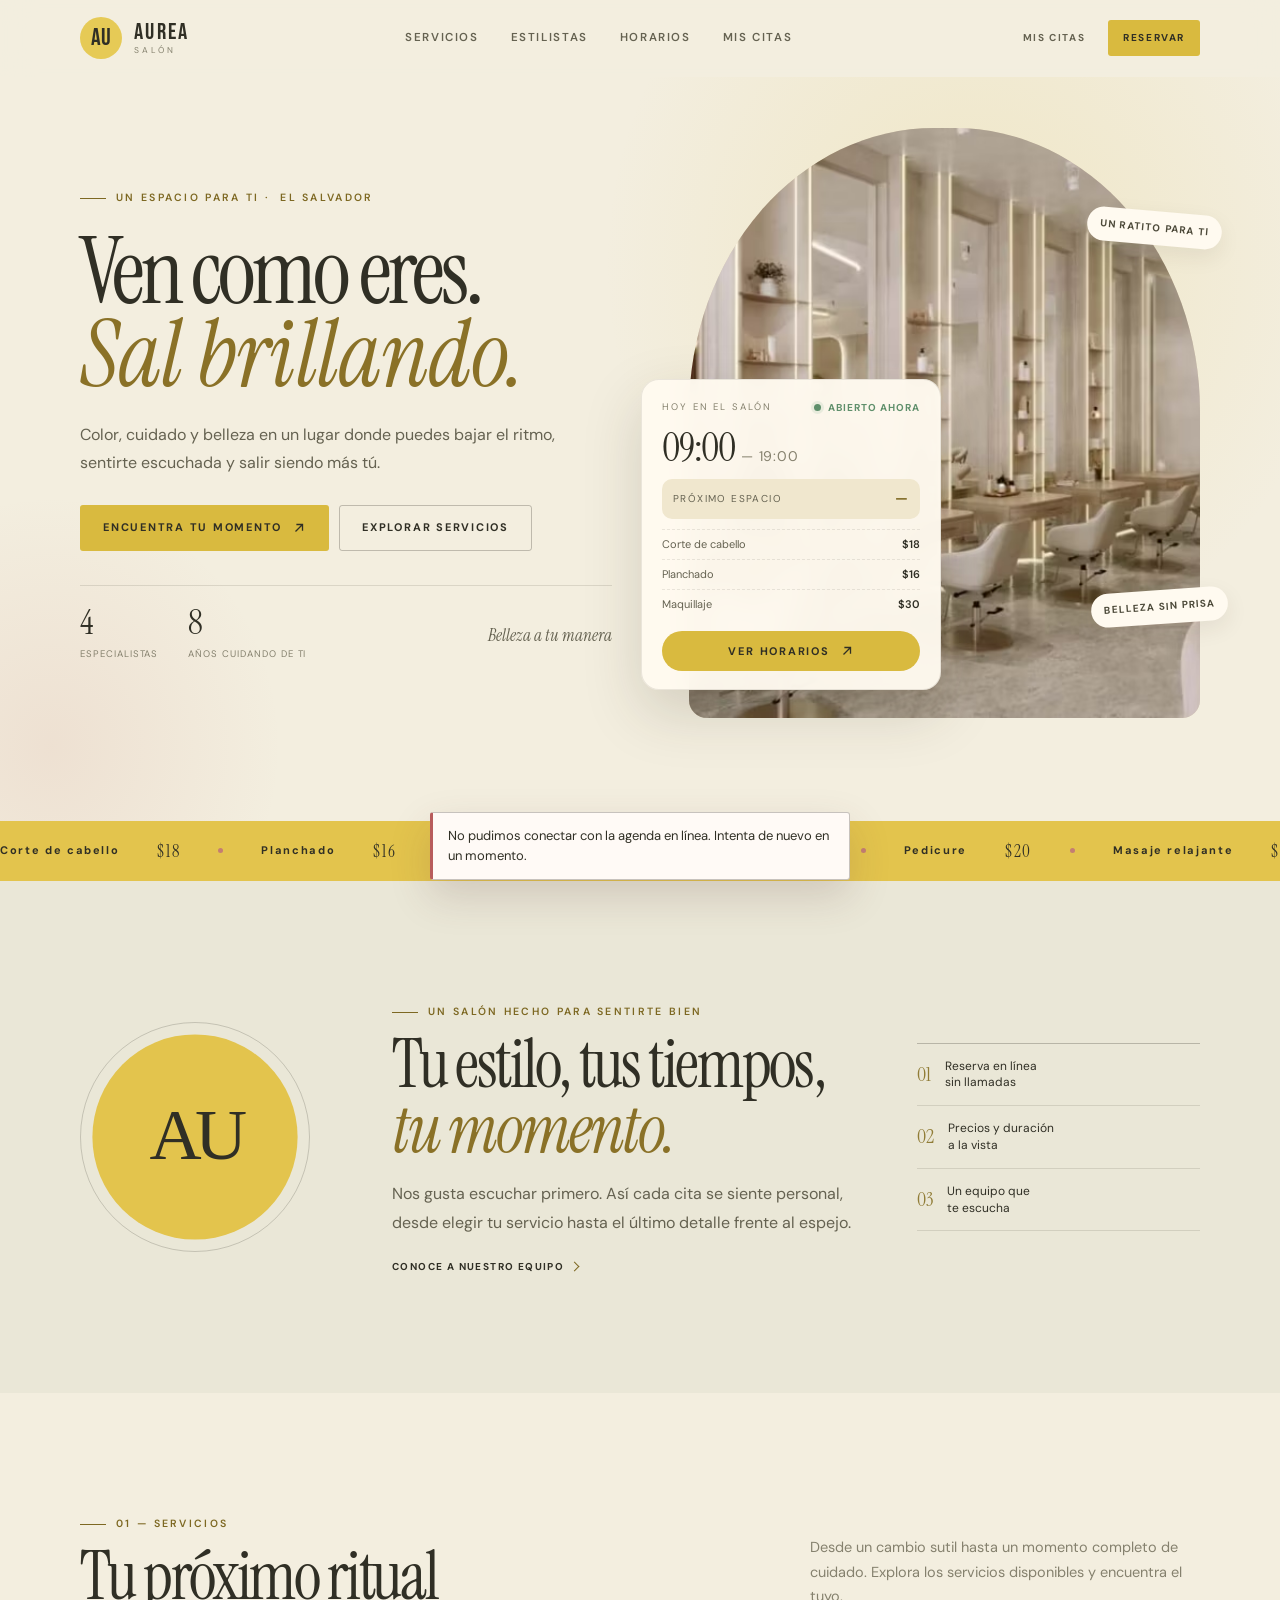
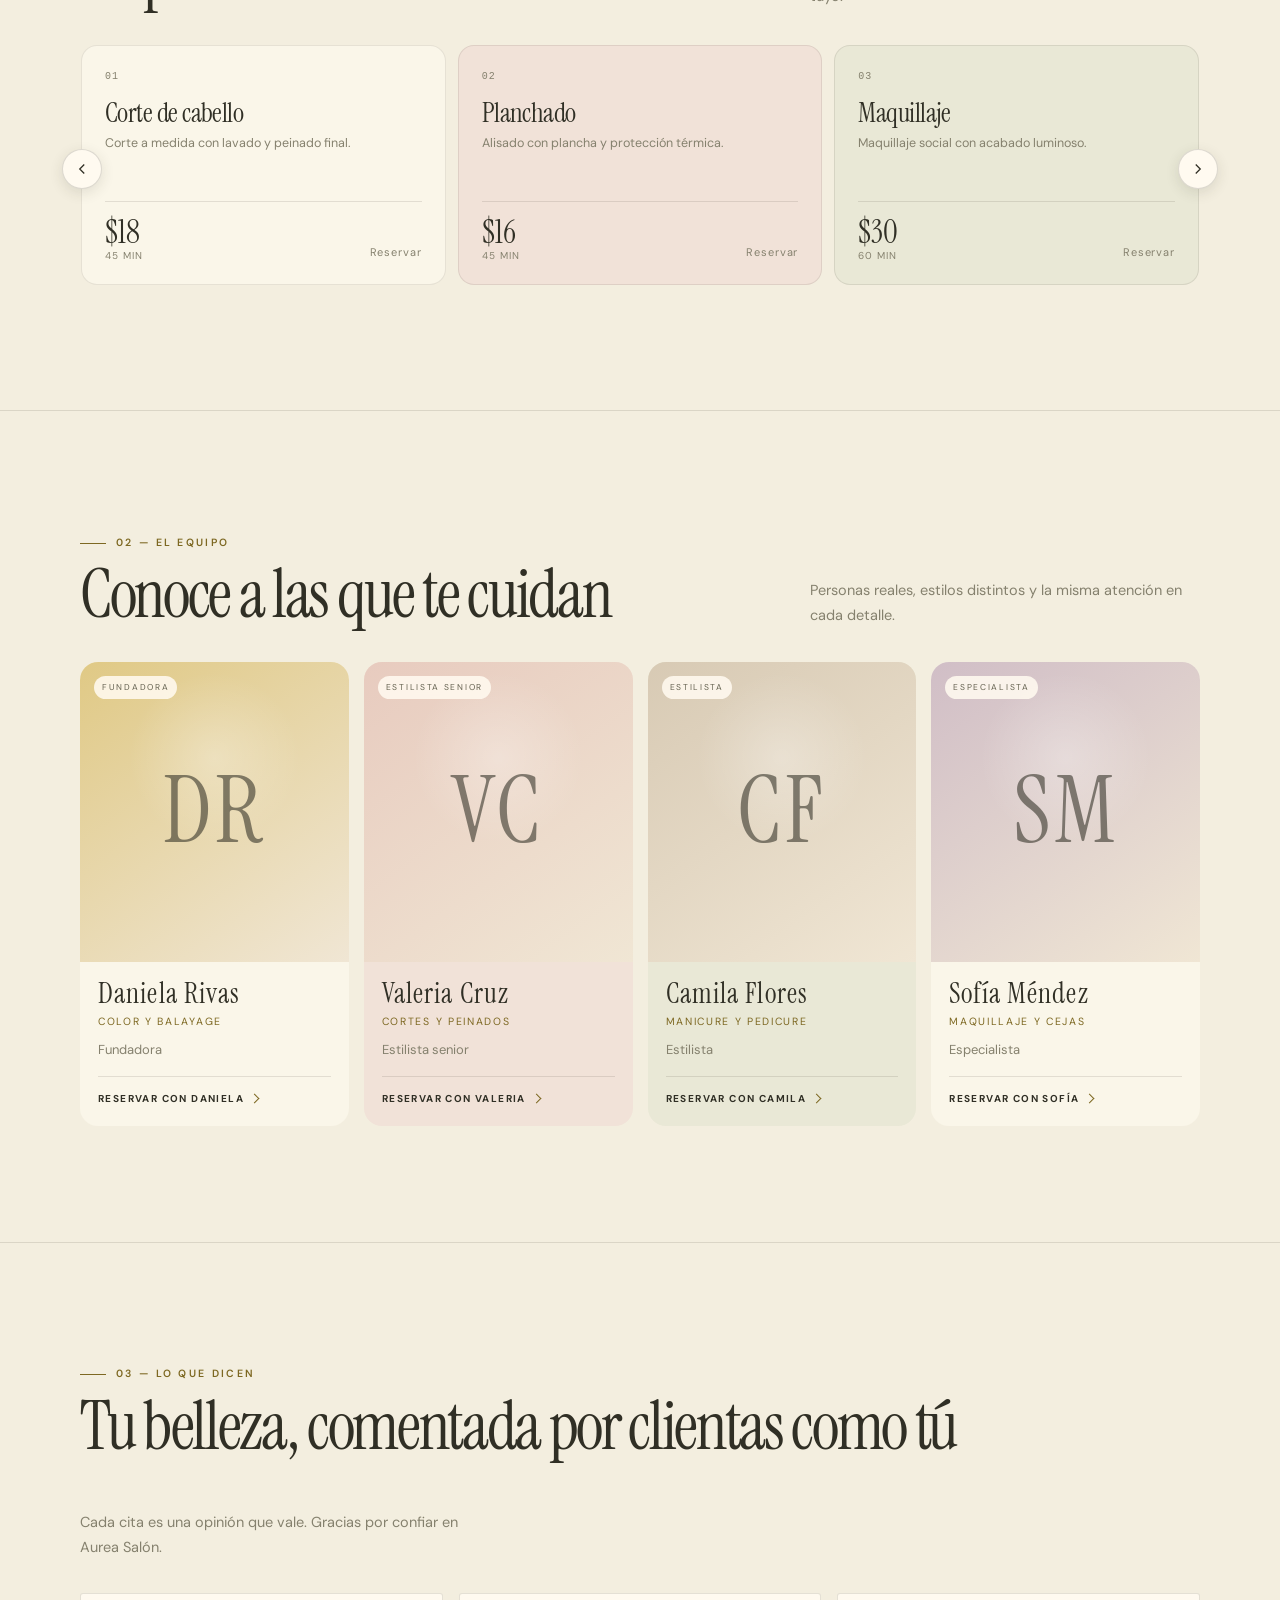
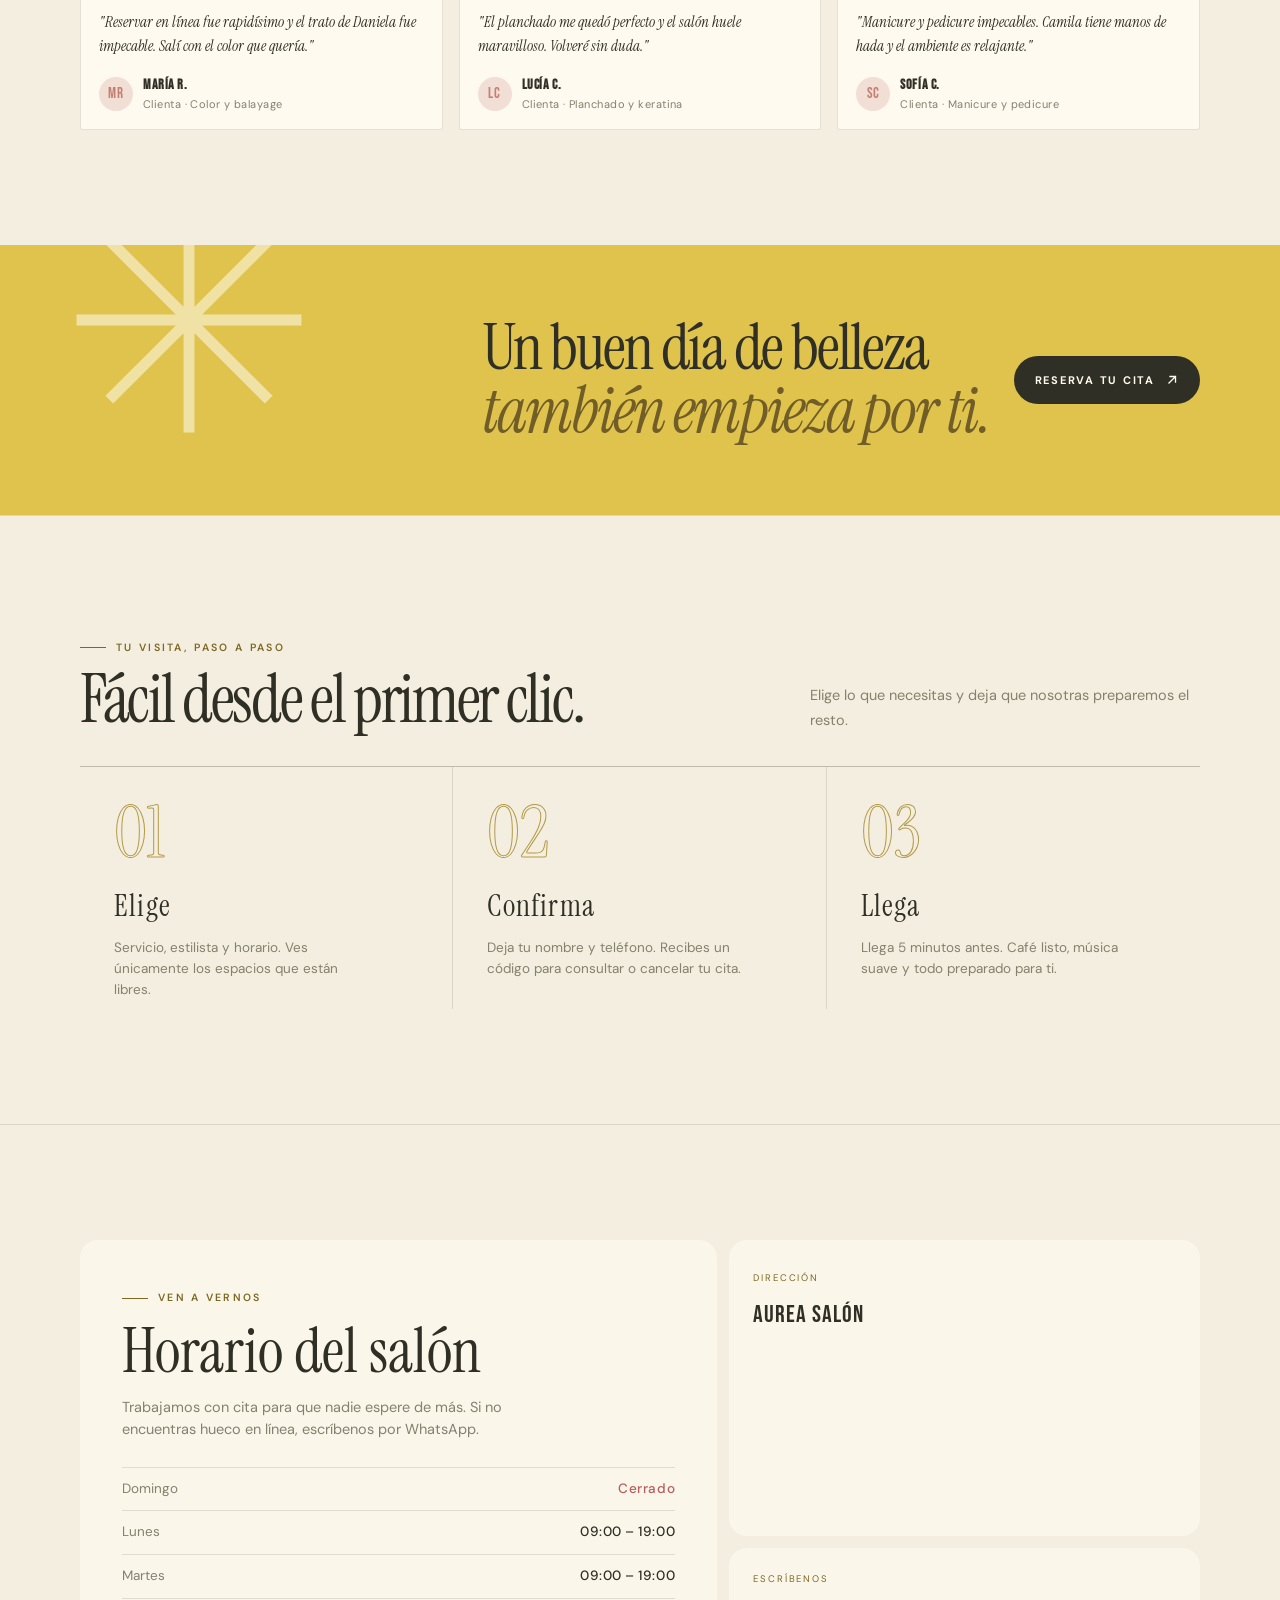
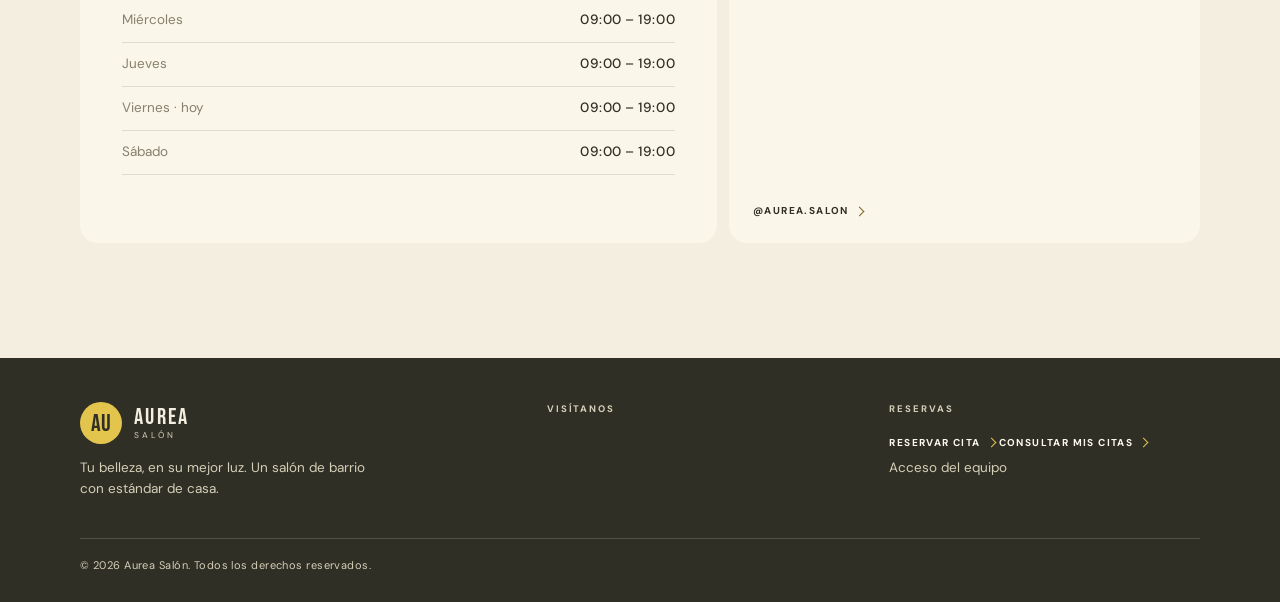
<file: index.html>
<!DOCTYPE html>
<html lang="es">
<head>
  <meta charset="UTF-8">
  <meta name="viewport" content="width=device-width, initial-scale=1, viewport-fit=cover">
  <title>Aurea Salón — Reserva tu cita</title>
  <meta name="description" content="Aurea Salón en San Salvador. Cortes, color, maquillaje, uñas y masajes. Consulta servicios y reserva tu cita en línea.">
  <meta name="theme-color" content="#fdf7f3">
  <link rel="icon" href="assets/favicon.svg" type="image/svg+xml">
  <link rel="preconnect" href="https://fonts.googleapis.com">
  <link rel="preconnect" href="https://fonts.gstatic.com" crossorigin>
  <link href="https://fonts.googleapis.com/css2?family=Bebas+Neue&family=DM+Sans:wght@300;400;500;600;700&family=Instrument+Serif:ital@0;1&display=swap" rel="stylesheet">
  <link rel="stylesheet" href="css/styles.css?v=20261127a">
</head>
<body>
  <a class="sr-only" href="#inicio">Saltar al contenido</a>

  <header class="site-header" id="site-header">
    <div class="container site-header__inner">
      <a class="brand" href="#inicio" aria-label="Aurea Salón, inicio">
        <span class="brand__mark" data-config="monograma" aria-hidden="true">AU</span>
        <span class="brand__text">
          <span class="brand__name" data-config="brand_first">AUREA</span>
          <span class="brand__sub" data-config="brand_second">SALÓN</span>
        </span>
      </a>

      <nav class="site-nav" id="site-nav" aria-label="Navegación principal">
        <a class="site-nav__link" href="#servicios">Servicios</a>
        <a class="site-nav__link" href="#estilistas">Estilistas</a>
        <a class="site-nav__link" href="#horarios">Horarios</a>
        <button class="site-nav__link" type="button" data-open-lookup>Mis citas</button>
      </nav>

      <div class="header-actions">
        <button class="btn btn--ghost btn--sm" type="button" data-open-lookup>Mis citas</button>
        <button class="btn btn--primary btn--sm" type="button" data-open-booking>Reservar</button>
        <button class="nav-toggle" id="nav-toggle" type="button" aria-label="Abrir menú" aria-expanded="false" aria-controls="site-nav">
          <span aria-hidden="true"></span>
        </button>
      </div>
    </div>
  </header>

  <main>
    <!-- HERO -->
    <section class="hero" id="inicio">
      <div class="container hero__grid">
        <div class="hero__copy">
          <span class="eyebrow" data-reveal>Un espacio para ti · <span data-config="ciudad">El Salvador</span></span>
          <h1 class="hero__title" data-reveal>Ven como eres.<br><em>Sal brillando.</em></h1>
          <p class="hero__lead" data-reveal>
            Color, cuidado y belleza en un lugar donde puedes bajar el ritmo, sentirte escuchada y salir siendo más tú.
          </p>
          <div class="hero__actions" data-reveal>
            <button class="btn btn--primary" type="button" data-open-booking>Encuentra tu momento <svg class="btn__arrow" viewBox="0 0 16 16" aria-hidden="true"><path d="M4 12 12 4M5 4h7v7"/></svg></button>
            <a class="btn btn--outline" href="#servicios">Explorar servicios</a>
          </div>
          <div class="hero__meta" data-reveal>
            <div class="hero__stat"><strong id="stat-stylists">4</strong><span>Especialistas</span></div>
            <div class="hero__stat"><strong id="stat-years">8</strong><span>Años cuidando de ti</span></div>
            <span class="hero__signature">Belleza a tu manera</span>
          </div>
        </div>

        <div class="hero__visual" data-reveal>
          <img class="hero__art" src="assets/aurea-hero.avif" alt="Ilustración cálida de una mujer con el cabello recogido y flores" fetchpriority="high">
          <span class="hero__visual-note hero__visual-note--top">Un ratito para ti</span>
          <span class="hero__visual-note hero__visual-note--bottom">Belleza sin prisa</span>
          <aside class="hero-card" aria-label="Disponibilidad del salón">
            <div class="hero-card__top">
              <span class="hero-card__label">Hoy en el salón</span>
              <span class="status-dot status-dot--open" id="hero-status">Abierto</span>
            </div>
            <div class="hero-card__hours" id="hero-hours">09:00 <small>— 19:00</small></div>
            <div class="hero-card__next"><span>Próximo espacio</span><strong id="hero-next">—</strong></div>
            <div class="hero-card__list" id="hero-services"></div>
            <button class="btn btn--primary btn--block" type="button" data-open-booking>Ver horarios <svg class="btn__arrow" viewBox="0 0 16 16" aria-hidden="true"><path d="M4 12 12 4M5 4h7v7"/></svg></button>
          </aside>
        </div>
      </div>
    </section>

    <!-- TICKER -->
    <div class="ticker" aria-hidden="true">
      <div class="ticker__track" id="ticker-track"></div>
    </div>

    <!-- SERVICIOS -->
    <section class="section intro-section" id="bienvenida">
      <div class="container intro-grid">
        <!-- Cambia assets/logo-intro.svg por el logo deseado para actualizar este espacio. -->
        <div class="intro-mark"><img class="intro-mark__logo" src="assets/logo-intro.svg" alt="Logo de Aurea Salón"></div>
        <div class="intro-copy">
          <span class="eyebrow">Un salón hecho para sentirte bien</span>
          <h2>Tu estilo, tus tiempos,<br><em>tu momento.</em></h2>
          <p>Nos gusta escuchar primero. Así cada cita se siente personal, desde elegir tu servicio hasta el último detalle frente al espejo.</p>
          <a class="link-arrow" href="#estilistas">Conoce a nuestro equipo</a>
        </div>
        <div class="intro-points">
          <div><span>01</span><p>Reserva en línea<br>sin llamadas</p></div>
          <div><span>02</span><p>Precios y duración<br>a la vista</p></div>
          <div><span>03</span><p>Un equipo que<br>te escucha</p></div>
        </div>
      </div>
    </section>

    <section class="section" id="servicios">
      <div class="container">
        <div class="section-head">
          <div>
            <span class="eyebrow">01 — Servicios</span>
            <h2>Tu próximo ritual</h2>
          </div>
          <p>Desde un cambio sutil hasta un momento completo de cuidado. Explora los servicios disponibles y encuentra el tuyo.</p>
        </div>
        <div class="services-carousel" data-services-carousel>
          <button class="services-carousel__control services-carousel__control--prev" type="button" aria-label="Servicios anteriores"><svg viewBox="0 0 24 24" aria-hidden="true"><path d="m15 18-6-6 6-6"/></svg></button>
          <div class="services-grid" id="services-grid" data-reveal aria-label="Servicios del salón"></div>
          <button class="services-carousel__control services-carousel__control--next" type="button" aria-label="Siguientes servicios"><svg viewBox="0 0 24 24" aria-hidden="true"><path d="m9 18 6-6-6-6"/></svg></button>
        </div>
      </div>
    </section>

    <!-- ESTILISTAS -->
    <section class="section section--line" id="estilistas">
      <div class="container">
        <div class="section-head">
          <div>
            <span class="eyebrow">02 — El equipo</span>
            <h2>Conoce a las que te cuidan</h2>
          </div>
          <p>Personas reales, estilos distintos y la misma atención en cada detalle.</p>
        </div>
        <div class="estilistas-grid" id="stylists-grid" data-reveal></div>
      </div>
    </section>

    <!-- TESTIMONIOS -->
    <section class="section section--line" id="testimonios">
      <div class="container">
        <div class="section-head">
          <div>
            <span class="eyebrow">03 — Lo que dicen</span>
            <h2>Tu belleza, comentada por clientas como tú</h2>
          </div>
          <p>Cada cita es una opinión que vale. Gracias por confiar en Aurea Salón.</p>
        </div>
        <div class="testimonials" data-reveal>
          <article class="testimonial">
            <div class="testimonial__body">
              <p>"Reservar en línea fue rapidísimo y el trato de Daniela fue impecable. Salí con el color que quería."</p>
            </div>
            <div class="testimonial__author">
              <span class="testimonial__mark" aria-hidden="true">MR</span>
              <div>
                <strong>María R.</strong>
                <span class="testimonial__role">Clienta · Color y balayage</span>
              </div>
            </div>
          </article>
          <article class="testimonial">
            <div class="testimonial__body">
              <p>"El planchado me quedó perfecto y el salón huele maravilloso. Volveré sin duda."</p>
            </div>
            <div class="testimonial__author">
              <span class="testimonial__mark" aria-hidden="true">LC</span>
              <div>
                <strong>Lucía C.</strong>
                <span class="testimonial__role">Clienta · Planchado y keratina</span>
              </div>
            </div>
          </article>
          <article class="testimonial">
            <div class="testimonial__body">
              <p>"Manicure y pedicure impecables. Camila tiene manos de hada y el ambiente es relajante."</p>
            </div>
            <div class="testimonial__author">
              <span class="testimonial__mark" aria-hidden="true">SC</span>
              <div>
                <strong>Sofía C.</strong>
                <span class="testimonial__role">Clienta · Manicure y pedicure</span>
              </div>
            </div>
          </article>
        </div>
      </div>
    </section>

    <section class="editorial-banner">
      <div class="container editorial-banner__inner">
        <svg class="editorial-banner__flower" viewBox="0 0 160 160" aria-hidden="true"><path d="M80 8v144M8 80h144M29 29l102 102M131 29 29 131"/></svg>
        <p>Un buen día de belleza<br><em>también empieza por ti.</em></p>
        <button class="btn btn--dark" type="button" data-open-booking>Reserva tu cita <svg class="btn__arrow" viewBox="0 0 16 16" aria-hidden="true"><path d="M4 12 12 4M5 4h7v7"/></svg></button>
      </div>
    </section>

    <!-- CÓMO FUNCIONA -->
    <section class="section section--line" id="como-funciona">
      <div class="container">
        <div class="section-head">
          <div>
            <span class="eyebrow">Tu visita, paso a paso</span>
            <h2>Fácil desde el primer clic.</h2>
          </div>
          <p>Elige lo que necesitas y deja que nosotras preparemos el resto.</p>
        </div>
        <div class="steps" data-reveal>
          <div class="step">
            <div class="step__num">01</div>
            <h3>Elige</h3>
            <p>Servicio, estilista y horario. Ves únicamente los espacios que están libres.</p>
          </div>
          <div class="step">
            <div class="step__num">02</div>
            <h3>Confirma</h3>
            <p>Deja tu nombre y teléfono. Recibes un código para consultar o cancelar tu cita.</p>
          </div>
          <div class="step">
            <div class="step__num">03</div>
            <h3>Llega</h3>
            <p>Llega 5 minutos antes. Café listo, música suave y todo preparado para ti.</p>
          </div>
        </div>
      </div>
    </section>

    <!-- HORARIOS / CONTACTO -->
    <section class="section section--line" id="horarios">
      <div class="container">
        <div class="contact-grid">
          <div class="contact-panel" data-reveal>
            <span class="eyebrow">Ven a vernos</span>
            <h2 style="margin-top:14px">Horario del salón</h2>
            <p>Trabajamos con cita para que nadie espere de más. Si no encuentras hueco en línea, escríbenos por WhatsApp.</p>
            <div class="hours" id="hours-list"></div>
            <div class="contact-actions">
              <a class="btn btn--primary" id="whatsapp-link" href="#" target="_blank" rel="noopener" hidden>
                WhatsApp <svg class="btn__arrow" viewBox="0 0 16 16" aria-hidden="true"><path d="M2 8h11m-5-5 5 5-5 5"/></svg>
              </a>
              <a class="btn btn--outline" id="phone-link" data-config-link="phone" href="#" hidden>Llamar</a>
            </div>
          </div>

          <div class="contact-aside" data-reveal>
            <div class="contact-block" data-contact-address>
              <div>
                <span class="contact-block__label">Dirección</span>
                <div class="contact-block__value" style="margin-top:8px">
                  <strong data-config="nombre_negocio">Aurea Salón</strong>
                  <span data-config="direccion"></span>
                </div>
              </div>
              <a class="link-arrow" data-config-link="maps" href="#" target="_blank" rel="noopener" hidden>Ver en Maps</a>
            </div>
            <div class="contact-block">
              <span class="contact-block__label">Escríbenos</span>
              <div class="contact-block__value">
                <strong data-config="telefono"></strong>
                <span data-config="email"></span>
              </div>
              <a class="link-arrow" data-config-link="instagram" href="https://instagram.com" target="_blank" rel="noopener">@aurea.salon</a>
            </div>
          </div>
        </div>
      </div>
    </section>
  </main>

  <div class="mobile-booking-bar">
    <button class="btn btn--primary" type="button" data-open-booking>Reserva tu cita <svg class="btn__arrow" viewBox="0 0 16 16" aria-hidden="true"><path d="M4 12 12 4M5 4h7v7"/></svg></button>
  </div>

  <footer class="site-footer">
    <div class="container">
      <div class="footer-grid">
        <div class="footer-brand">
          <a class="brand" href="#inicio" aria-label="Aurea Salón">
            <span class="brand__mark" data-config="monograma" aria-hidden="true">AU</span>
            <span class="brand__text">
              <span class="brand__name" data-config="brand_first">AUREA</span>
              <span class="brand__sub" data-config="brand_second">SALÓN</span>
            </span>
          </a>
          <p>Tu belleza, en su mejor luz. Un salón de barrio con estándar de casa.</p>
        </div>
        <div class="footer-col" data-contact-footer>
          <h4>Visítanos</h4>
          <span data-config="direccion"></span>
          <a href="#" data-config-link="phone" hidden></a>
          <a href="#" data-config-link="email" hidden></a>
        </div>
        <div class="footer-col">
          <h4>Reservas</h4>
          <button class="link-arrow" type="button" data-open-booking style="padding:4px 0">Reservar cita</button>
          <button class="link-arrow" type="button" data-open-lookup style="padding:4px 0">Consultar mis citas</button>
          <a href="admin.html">Acceso del equipo</a>
        </div>
      </div>
      <div class="footer-bottom">
      <span>© <span id="year">2026</span> <span data-config="nombre_negocio">Aurea Salón</span>. Todos los derechos reservados.</span>
      </div>
    </div>
  </footer>

  <!-- MODAL: RESERVAR -->
  <div class="modal" id="booking-modal" aria-hidden="true">
    <div class="modal__backdrop" data-close-modal></div>
    <div class="modal__dialog" role="dialog" aria-modal="true" aria-labelledby="booking-title">
      <button class="modal__close" type="button" data-close-modal aria-label="Cerrar reserva">
        <svg viewBox="0 0 24 24" fill="none" stroke="currentColor" stroke-width="1.6" aria-hidden="true"><path d="M5 5l14 14M19 5L5 19"/></svg>
      </button>

      <div class="booking">
        <div class="booking__main">
          <div class="stepper" id="booking-stepper">
            <div class="stepper__item" data-step="1"><span class="stepper__bar"></span><span class="stepper__label">Servicio</span></div>
            <div class="stepper__item" data-step="2"><span class="stepper__bar"></span><span class="stepper__label">Día</span></div>
            <div class="stepper__item" data-step="3"><span class="stepper__bar"></span><span class="stepper__label">Hora</span></div>
            <div class="stepper__item" data-step="4"><span class="stepper__bar"></span><span class="stepper__label">Datos</span></div>
          </div>

          <h2 class="booking__title" id="booking-title">Elige tu servicio</h2>
          <p class="booking__sub" id="booking-sub">Precio y duración visibles antes de confirmar.</p>

          <div class="booking__body" id="booking-body"></div>

          <div class="booking__nav" id="booking-nav">
            <button class="btn btn--ghost btn--sm" type="button" id="booking-back"><svg class="btn__arrow" viewBox="0 0 16 16" aria-hidden="true"><path d="m10 3-5 5 5 5"/></svg> Atrás</button>
            <span class="booking__nav-total" id="booking-total" aria-live="polite"></span>
            <button class="btn btn--primary btn--sm" type="button" id="booking-next" disabled><span class="booking-next__label">Continuar</span><svg class="btn__arrow" viewBox="0 0 16 16" aria-hidden="true"><path d="M2 8h11m-5-5 5 5-5 5"/></svg></button>
          </div>
        </div>

        <aside class="booking__aside">
          <h3>Tu cita</h3>
          <div class="summary" id="booking-summary"></div>
          <p class="summary__note">Sin anticipo. Consulta o cancela tus citas desde “Mis citas” con tu código de cliente, nombre y teléfono.</p>
          <div class="summary__brand" data-config="nombre_negocio">Aurea Salón</div>
        </aside>
      </div>
    </div>
  </div>

  <!-- MODAL: MIS CITAS -->
  <div class="modal" id="lookup-modal" aria-hidden="true">
    <div class="modal__backdrop" data-close-modal></div>
    <div class="modal__dialog modal__dialog--sm" role="dialog" aria-modal="true" aria-labelledby="lookup-title">
      <button class="modal__close" type="button" data-close-modal aria-label="Cerrar consulta">
        <svg viewBox="0 0 24 24" fill="none" stroke="currentColor" stroke-width="1.6" aria-hidden="true"><path d="M5 5l14 14M19 5L5 19"/></svg>
      </button>
      <div class="lookup-panel">
        <span class="eyebrow">Consulta</span>
        <h2 class="booking__title" id="lookup-title" style="margin-top:12px">Mis citas</h2>
        <p class="booking__sub">Ingresa tu código de cliente, nombre y teléfono para ver tu historial y tus próximas citas.</p>
        <form class="lookup-form" id="lookup-form">
          <label class="field"><span class="field__label">Código de cliente</span><input class="input" id="lookup-code" name="codigo_cliente" placeholder="AS-01" autocomplete="off" required></label>
          <label class="field"><span class="field__label">Nombre completo</span><input class="input" id="lookup-name" name="nombre" autocomplete="name" required></label>
          <label class="field"><span class="field__label">Teléfono salvadoreño (8 dígitos)</span><input class="input" id="lookup-phone" name="telefono" type="tel" inputmode="numeric" autocomplete="tel" placeholder="00000000" required></label>
          <button class="btn btn--primary" type="submit">Ver mis citas</button>
        </form>
        <div id="lookup-results" aria-live="polite"></div>
      </div>
    </div>
  </div>

  <script src="js/config.js?v=20261121a"></script>
  <script src="js/ui.js?v=20261121a"></script>
  <script src="js/store.js?v=20261121a"></script>
  <script src="js/app.js?v=20261121a"></script>
</body>
</html>
</file>
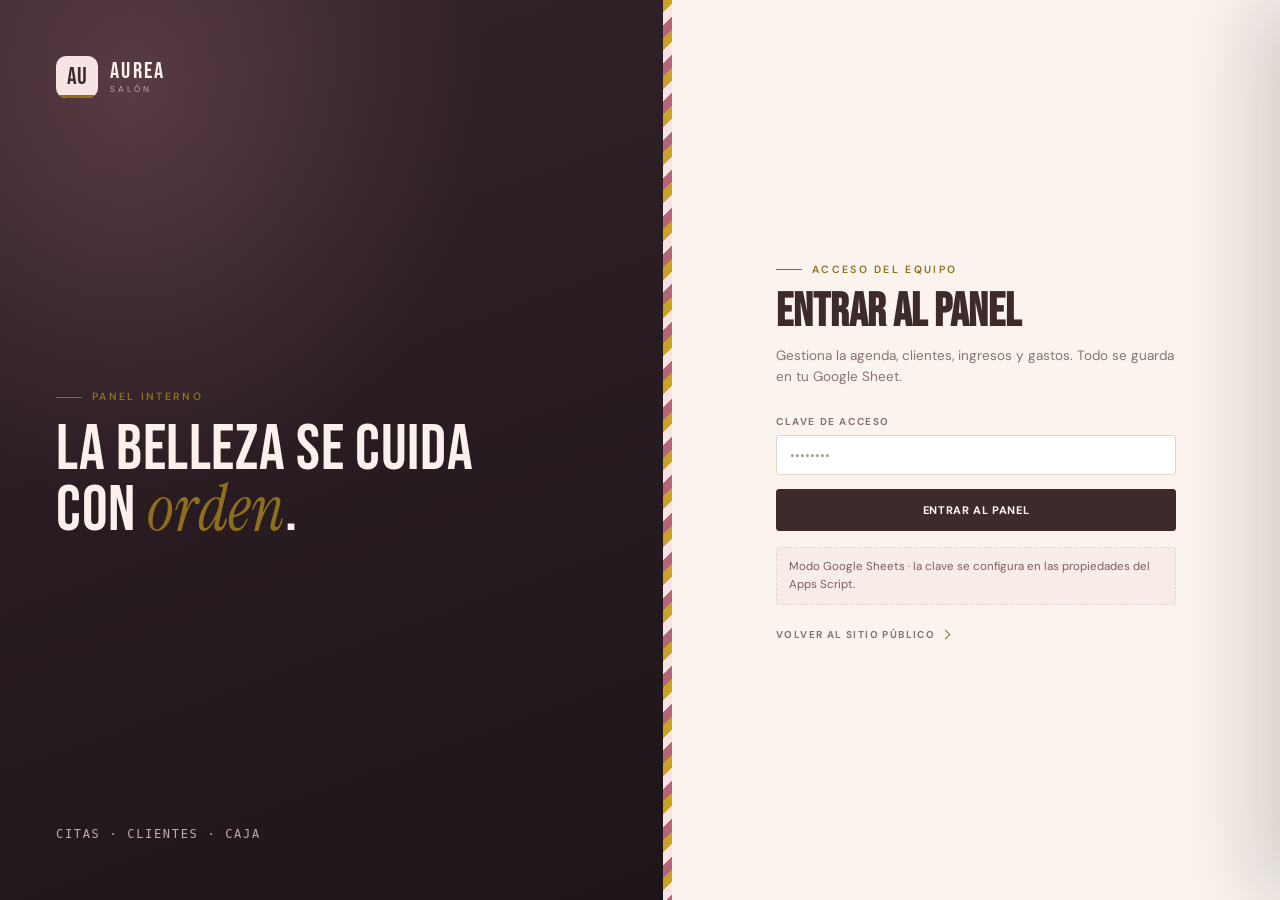
<file: admin.html>
<!DOCTYPE html>
<html lang="es">
<head>
  <meta charset="UTF-8">
  <meta name="viewport" content="width=device-width, initial-scale=1, viewport-fit=cover">
  <title>Panel del equipo — Aurea Salón</title>
  <meta name="robots" content="noindex, nofollow">
  <meta name="theme-color" content="#fdf7f3">
  <link rel="icon" href="assets/favicon.svg" type="image/svg+xml">
  <link rel="preconnect" href="https://fonts.googleapis.com">
  <link rel="preconnect" href="https://fonts.gstatic.com" crossorigin>
  <link href="https://fonts.googleapis.com/css2?family=Bebas+Neue&family=DM+Sans:wght@300;400;500;600;700&family=Instrument+Serif:ital@0;1&display=swap" rel="stylesheet">
  <link rel="stylesheet" href="css/styles.css?v=20261122b">
</head>
<body class="admin-body">

  <!-- LOGIN -->
  <div class="login" id="login-screen">
    <div class="login__brand">
      <a class="brand" href="index.html" style="color:#fbf1ec">
        <span class="brand__mark" aria-hidden="true">AU</span>
        <span class="brand__text">
          <span class="brand__name">AUREA</span>
          <span class="brand__sub">SALÓN</span>
        </span>
      </a>
      <div>
        <div class="eyebrow" style="margin-bottom:16px">Panel interno</div>
        <div class="login__quote">La belleza se cuida<br>con <em>orden</em>.</div>
      </div>
      <div class="mono" style="color:#c3aaa8;letter-spacing:.14em">CITAS · CLIENTES · CAJA</div>
    </div>

    <div class="login__panel">
      <div class="login__card">
        <span class="eyebrow">Acceso del equipo</span>
        <h1>Entrar al panel</h1>
        <p>Gestiona la agenda, clientes, ingresos y gastos. Todo se guarda en tu Google Sheet.</p>
        <form class="login__form" id="login-form">
          <div class="field">
            <label for="login-key">Clave de acceso</label>
            <input class="input" id="login-key" name="key" type="password" autocomplete="current-password" placeholder="••••••••" required>
          </div>
          <button class="btn-admin btn-admin--primary" type="submit" style="min-height:42px">Entrar al panel</button>
        </form>
        <div class="login__hint" id="login-hint"></div>
        <div style="margin-top:18px">
          <a class="link-arrow" href="index.html" style="color:#8a7373">Volver al sitio público</a>
        </div>
      </div>
    </div>
  </div>

  <!-- PANEL -->
  <div class="admin-shell" id="admin-shell" hidden>
    <aside class="sidebar" id="sidebar">
      <div class="sidebar__brand">
        <span class="brand__mark" aria-hidden="true">AU</span>
        <span class="brand__text">
          <span class="brand__name">AUREA</span>
          <span class="brand__sub" style="color:#c3aaa8">ADMIN</span>
        </span>
      </div>

      <nav class="sidebar__nav" aria-label="Secciones del panel">
        <div class="sidebar__group">Operación</div>
        <button class="sidebar__link" type="button" data-view="resumen">
          <svg viewBox="0 0 24 24" fill="none" stroke="currentColor" stroke-width="1.6"><rect x="3" y="3" width="7" height="7" rx="1"/><rect x="14" y="3" width="7" height="7" rx="1"/><rect x="3" y="14" width="7" height="7" rx="1"/><rect x="14" y="14" width="7" height="7" rx="1"/></svg>
          Resumen
        </button>
        <button class="sidebar__link" type="button" data-view="promedios">
          <svg viewBox="0 0 24 24" fill="none" stroke="currentColor" stroke-width="1.6"><path d="M4 20V10M10 20V4M16 20v-7M22 20H2"/></svg>
          Promedios
        </button>
        <button class="sidebar__link" type="button" data-view="citas">
          <svg viewBox="0 0 24 24" fill="none" stroke="currentColor" stroke-width="1.6"><rect x="3" y="5" width="18" height="16" rx="2"/><path d="M8 3v4M16 3v4M3 11h18"/></svg>
          Citas <span class="badge-count" id="badge-citas">0</span>
        </button>
        <button class="sidebar__link" type="button" data-view="clientes">
          <svg viewBox="0 0 24 24" fill="none" stroke="currentColor" stroke-width="1.6"><circle cx="9" cy="8" r="3.2"/><path d="M3.5 20c0-3.3 2.5-5.5 5.5-5.5s5.5 2.2 5.5 5.5"/><path d="M16 5.2a3.2 3.2 0 0 1 0 5.9M17 14.7c2 .6 3.5 2.4 3.5 5.3"/></svg>
          Clientes
        </button>

        <div class="sidebar__group">Dinero</div>
        <button class="sidebar__link" type="button" data-view="ingresos">
          <svg viewBox="0 0 24 24" fill="none" stroke="currentColor" stroke-width="1.6"><path d="M4 17l6-6 4 4 6-8"/><path d="M14 7h6v6"/></svg>
          Ingresos
        </button>
        <button class="sidebar__link" type="button" data-view="gastos">
          <svg viewBox="0 0 24 24" fill="none" stroke="currentColor" stroke-width="1.6"><path d="M4 7l6 6 4-4 6 8"/><path d="M14 17h6v-6"/></svg>
          Gastos
        </button>

        <div class="sidebar__group">Catálogo</div>
        <button class="sidebar__link" type="button" data-view="estilistas">
          <svg viewBox="0 0 24 24" fill="none" stroke="currentColor" stroke-width="1.6"><circle cx="12" cy="8" r="3.4"/><path d="M5 20c0-3.6 3-6.2 7-6.2s7 2.6 7 6.2"/></svg>
          Estilistas
        </button>
        <button class="sidebar__link" type="button" data-view="servicios">
          <svg viewBox="0 0 24 24" fill="none" stroke="currentColor" stroke-width="1.6"><path d="M4 6h16M4 12h16M4 18h10"/></svg>
          Servicios
        </button>
        <button class="sidebar__link" type="button" data-view="ajustes">
          <svg viewBox="0 0 24 24" fill="none" stroke="currentColor" stroke-width="1.6"><circle cx="12" cy="12" r="3"/><path d="M19.4 15a1.7 1.7 0 0 0 .34 1.88l.06.06a2 2 0 1 1-2.83 2.83l-.06-.06a1.7 1.7 0 0 0-1.88-.34 1.7 1.7 0 0 0-1 1.55V21a2 2 0 1 1-4 0v-.09A1.7 1.7 0 0 0 9 19.36a1.7 1.7 0 0 0-1.88.34l-.06.06a2 2 0 1 1-2.83-2.83l.06-.06A1.7 1.7 0 0 0 4.63 15a1.7 1.7 0 0 0-1.55-1H3a2 2 0 1 1 0-4h.09A1.7 1.7 0 0 0 4.64 9a1.7 1.7 0 0 0-.34-1.88l-.06-.06a2 2 0 1 1 2.83-2.83l.06.06A1.7 1.7 0 0 0 9 4.63h.01a1.7 1.7 0 0 0 1-1.55V3a2 2 0 1 1 4 0v.09a1.7 1.7 0 0 0 1 1.55 1.7 1.7 0 0 0 1.88-.34l.06-.06a2 2 0 1 1 2.83 2.83l-.06.06A1.7 1.7 0 0 0 19.37 9v.01a1.7 1.7 0 0 0 1.55 1H21a2 2 0 1 1 0 4h-.09a1.7 1.7 0 0 0-1.55 1z"/></svg>
          Ajustes
        </button>
      </nav>

      <div class="sidebar__foot">
        <div class="sidebar__user"><span class="status-dot status-dot--open">Sesión activa</span></div>
        <button class="sidebar__link" type="button" id="logout-btn">
          <svg viewBox="0 0 24 24" fill="none" stroke="currentColor" stroke-width="1.6"><path d="M15 4h3a2 2 0 0 1 2 2v12a2 2 0 0 1-2 2h-3"/><path d="M10 17l-5-5 5-5M5 12h11"/></svg>
          Cerrar sesión
        </button>
        <a class="sidebar__link" href="estilista.html">
          <svg viewBox="0 0 24 24" fill="none" stroke="currentColor" stroke-width="1.6"><circle cx="12" cy="8" r="3.4"/><path d="M5 20c0-3.6 3-6.2 7-6.2s7 2.6 7 6.2"/></svg>
          Panel de estilistas
        </a>
        <a class="sidebar__link" href="index.html">
          <svg viewBox="0 0 24 24" fill="none" stroke="currentColor" stroke-width="1.6"><path d="M14 3h7v7"/><path d="M10 14L21 3"/><path d="M21 14v5a2 2 0 0 1-2 2H5a2 2 0 0 1-2-2V5a2 2 0 0 1 2-2h5"/></svg>
          Ver sitio público
        </a>
      </div>
    </aside>
    <div class="sidebar-backdrop" id="sidebar-backdrop"></div>

    <div class="admin-main">
      <header class="topbar">
        <div class="topbar__left">
          <button class="icon-btn menu-btn" type="button" id="menu-btn" aria-label="Abrir menú">
            <svg viewBox="0 0 24 24" fill="none" stroke="currentColor" stroke-width="1.8"><path d="M3 6h18M3 12h18M3 18h18"/></svg>
          </button>
          <span class="topbar__title" id="topbar-title">Resumen</span>
        </div>
        <div class="topbar__right">
          <button class="icon-btn" type="button" id="admin-refresh" title="Actualizar datos" aria-label="Actualizar datos">
            <svg viewBox="0 0 24 24" fill="none" stroke="currentColor" stroke-width="1.8"><path d="M20 7v5h-5"/><path d="M19 12a7 7 0 1 1-2-5l3 5"/></svg>
          </button>
          <span class="mode-chip" id="mode-chip">Demo funcional</span>
          <span class="mono muted" id="today-label" style="display:none">—</span>
        </div>
      </header>

      <main class="view" id="view"></main>
    </div>
  </div>

  <!-- DRAWER CLIENTE -->
  <div class="drawer-backdrop" id="drawer-backdrop"></div>
  <aside class="drawer" id="client-drawer" aria-hidden="true" aria-label="Detalle del cliente">
    <div class="drawer__head">
      <div>
        <span class="eyebrow eyebrow--plain" style="color:#8f6f1e">Cliente</span>
        <h3 id="drawer-name" style="margin-top:6px">—</h3>
        <p id="drawer-phone" class="mono" style="color:#6f6a60;margin-top:4px">—</p>
      </div>
      <button class="icon-btn" type="button" id="drawer-close" aria-label="Cerrar detalle">
        <svg viewBox="0 0 24 24" fill="none" stroke="currentColor" stroke-width="1.6"><path d="M5 5l14 14M19 5L5 19"/></svg>
      </button>
    </div>
    <div class="drawer__body" id="drawer-body"></div>
    <div class="drawer__foot" id="drawer-foot"></div>
  </aside>

  <div id="modal-root"></div>

  <div class="estilista-loading" id="sheets-loading" role="status" aria-live="polite" aria-atomic="true" hidden>
    <div class="estilista-loading__animation" id="sheets-loading-animation" aria-hidden="true"></div>
    <span id="sheets-loading-label">Cargando…</span>
  </div>

  <script src="js/config.js?v=20261122b"></script>
  <script src="js/ui.js?v=20261122b"></script>
  <script src="js/store.js?v=20261122b"></script>
  <script src="js/calendar.js?v=20261122b"></script>
  <script src="assets/vendor/lottie.min.js"></script>
  <script src="js/sheets-loading.js?v=20261122b"></script>
  <script src="js/admin.js?v=20261122b"></script>
</body>
</html>
</file>
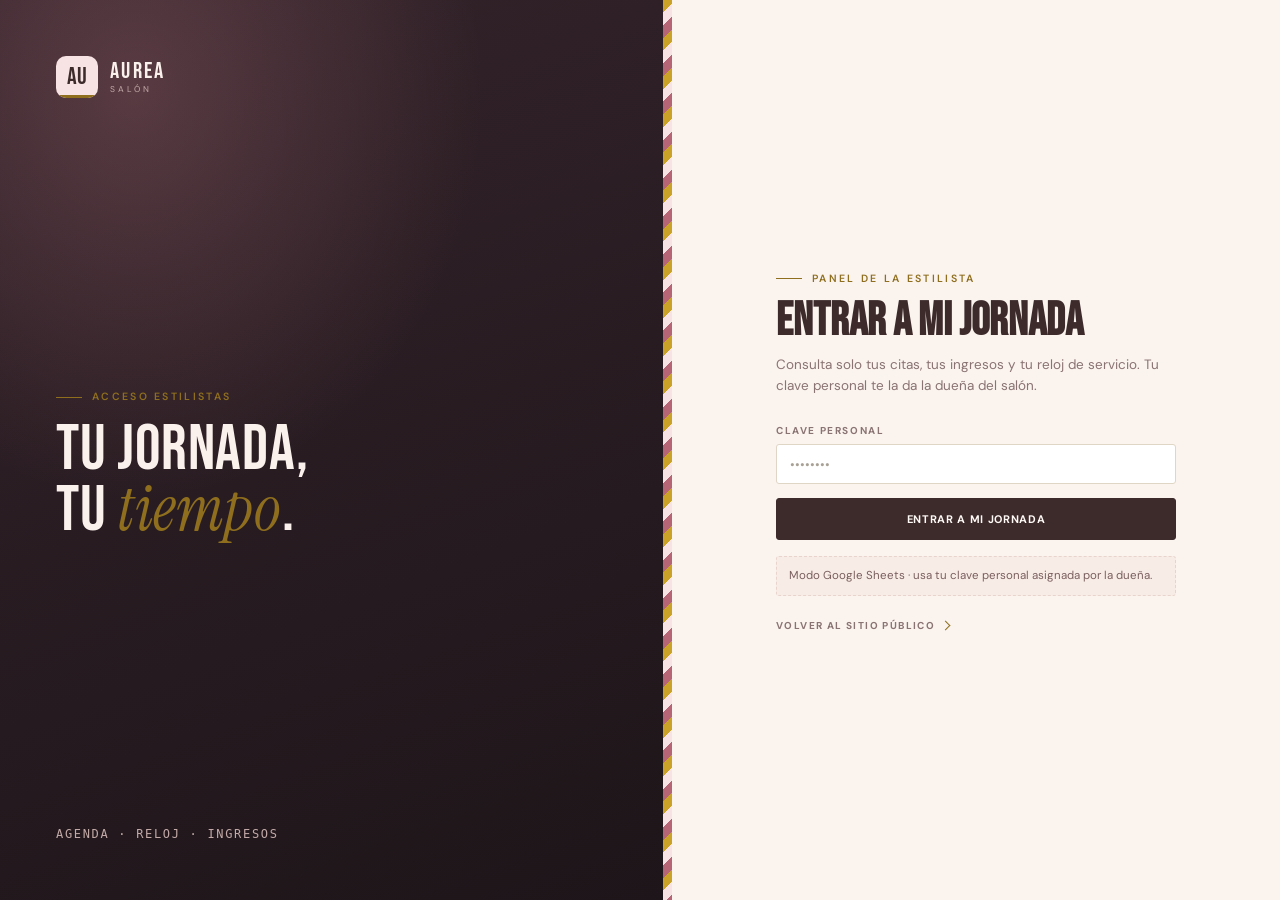
<file: estilista.html>
<!DOCTYPE html>
<html lang="es">
<head>
  <meta charset="UTF-8">
  <meta name="viewport" content="width=device-width, initial-scale=1, viewport-fit=cover">
  <title>Mi jornada — Aurea Salón</title>
  <meta name="robots" content="noindex, nofollow">
  <meta name="theme-color" content="#fdf7f3">
  <link rel="icon" href="assets/favicon.svg" type="image/svg+xml">
  <link rel="preconnect" href="https://fonts.googleapis.com">
  <link rel="preconnect" href="https://fonts.gstatic.com" crossorigin>
  <link href="https://fonts.googleapis.com/css2?family=Bebas+Neue&family=DM+Sans:wght@300;400;500;600;700&family=Instrument+Serif:ital@0;1&display=swap" rel="stylesheet">
  <link rel="stylesheet" href="css/styles.css?v=20261122b">
</head>
<body class="admin-body">

  <!-- LOGIN -->
  <div class="login" id="estilista-login">
    <div class="login__brand">
      <a class="brand" href="index.html" style="color:#fbf1ec">
        <span class="brand__mark" aria-hidden="true">AU</span>
        <span class="brand__text">
          <span class="brand__name">AUREA</span>
          <span class="brand__sub">SALÓN</span>
        </span>
      </a>
      <div>
        <div class="eyebrow" style="margin-bottom:16px">Acceso estilistas</div>
        <div class="login__quote">Tu jornada,<br>tu <em>tiempo</em>.</div>
      </div>
      <div class="mono" style="color:#c3aaa8;letter-spacing:.14em">AGENDA · RELOJ · INGRESOS</div>
    </div>

    <div class="login__panel">
      <div class="login__card">
        <span class="eyebrow">Panel de la estilista</span>
        <h1>Entrar a mi jornada</h1>
        <p>Consulta solo tus citas, tus ingresos y tu reloj de servicio. Tu clave personal te la da la dueña del salón.</p>
        <form class="login__form" id="estilista-login-form">
          <div class="field">
            <label for="estilista-key">Clave personal</label>
            <input class="input" id="estilista-key" name="clave" type="password" autocomplete="current-password" placeholder="••••••••" required>
          </div>
          <button class="btn-admin btn-admin--primary" type="submit" style="min-height:42px">Entrar a mi jornada</button>
        </form>
        <div class="login__hint" id="estilista-hint"></div>
        <div style="margin-top:18px">
          <a class="link-arrow" href="index.html" style="color:#8a7373">Volver al sitio público</a>
        </div>
      </div>
    </div>
  </div>

  <!-- PANEL -->
  <div class="estilista-shell" id="estilista-shell" hidden>
    <div class="admin-main">
      <header class="topbar">
        <div class="topbar__left">
          <a class="estilista-brand" href="index.html" aria-label="Aurea Salón">
            <span class="brand__mark" aria-hidden="true">AU</span>
            <span class="brand__text">
              <span class="brand__name">AUREA</span>
              <span class="brand__sub">MI JORNADA</span>
            </span>
          </a>
          <span class="estilista-who">
            <span class="estilista-who__name" id="estilista-name">—</span>
            <span class="estilista-who__role" id="estilista-role">—</span>
          </span>
        </div>
        <div class="topbar__right">
          <span class="estilista-live-chip" id="estilista-live-chip" hidden><i class="dot-live dot-live--busy"></i> En vivo</span>
          <span class="estilista-sync" id="estilista-sync">—</span>
          <button class="icon-btn" type="button" id="estilista-refresh" title="Actualizar ahora" aria-label="Actualizar ahora">
            <svg viewBox="0 0 24 24" fill="none" stroke="currentColor" stroke-width="1.7"><path d="M20 11a8 8 0 1 0-2.3 6.7"/><path d="M20 4v7h-7"/></svg>
          </button>
          <button class="icon-btn" type="button" id="estilista-logout" title="Cerrar sesión" aria-label="Cerrar sesión">
            <svg viewBox="0 0 24 24" fill="none" stroke="currentColor" stroke-width="1.6"><path d="M15 4h3a2 2 0 0 1 2 2v12a2 2 0 0 1-2 2h-3"/><path d="M10 17l-5-5 5-5M5 12h11"/></svg>
          </button>
        </div>
      </header>

      <main class="view" id="estilista-view"></main>
    </div>
  </div>

  <div id="modal-root"></div>

  <div class="estilista-loading" id="sheets-loading" role="status" aria-live="polite" aria-atomic="true" hidden>
    <div class="estilista-loading__animation" id="sheets-loading-animation" aria-hidden="true"></div>
    <span id="sheets-loading-label">Cargando…</span>
  </div>

  <script src="js/config.js?v=20261122b"></script>
  <script src="js/ui.js?v=20261122b"></script>
  <script src="js/store.js?v=20261122b"></script>
  <script src="js/calendar.js?v=20261122b"></script>
  <script src="assets/vendor/lottie.min.js"></script>
  <script src="js/sheets-loading.js?v=20261122b"></script>
  <script src="js/estilista.js?v=20261121b"></script>
</body>
</html>
</file>
<file: css/styles.css>
/* ============================================================
   AUREA SALÓN — Hoja de estilos
   1. Tokens        5. Cabecera / hero
   2. Base          6. Secciones públicas
   3. Componentes   7. Reservas / modales
   4. Utilidades    8. Panel de administración
   ============================================================ */

[hidden] { display: none !important; }

/* ---------- 1. Tokens ---------- */
:root {
  --ink: #fdf7f3;
  --ink-2: #fffdfa;
  --surface: #fffaf6;
  --surface-2: #f6e9e4;
  --cream: #3d2b2b;
  --cream-dim: #6f5656;
  --muted: #8d7575;
  --copper: #8f6f1e;
  --copper-bright: #c9a227;
  --rose: #b56576;
  --rose-soft: #f7e3e3;
  --green: #5f8f6b;
  --red: #b85c5c;
  --line: rgba(61, 43, 43, 0.12);
  --line-strong: rgba(61, 43, 43, 0.26);

  --font-display: "Bebas Neue", "Arial Narrow", Impact, sans-serif;
  --font-body: "DM Sans", ui-sans-serif, system-ui, -apple-system, "Segoe UI", sans-serif;
  --font-serif: "Instrument Serif", Georgia, "Times New Roman", serif;
  --font-mono: ui-monospace, "SFMono-Regular", Menlo, Consolas, monospace;

  --radius: 3px;
  --shadow: 0 24px 60px rgba(92, 61, 61, 0.16);
  --container: 1200px;

  /* Panel admin (tema claro) */
  --paper: #faf3ee;
  --paper-2: #fdf8f4;
  --card: #ffffff;
  --admin-ink: #3d2b2b;
  --admin-muted: #8a7373;
  --admin-line: #ecdfd8;
  --admin-side: #2c2024;
}

/* ---------- 2. Base ---------- */
*,
*::before,
*::after { box-sizing: border-box; }

html { -webkit-text-size-adjust: 100%; scroll-behavior: smooth; }

body {
  margin: 0;
  background: var(--ink);
  color: var(--cream);
  font-family: var(--font-body);
  font-size: 16px;
  line-height: 1.55;
  -webkit-font-smoothing: antialiased;
}

body.no-scroll { overflow: hidden; }

img, svg { display: block; max-width: 100%; }
a { color: inherit; text-decoration: none; }
button { font: inherit; color: inherit; }
h1, h2, h3, h4, p { margin: 0; }
ul { margin: 0; padding: 0; list-style: none; }

::selection { background: var(--rose); color: #fff; }

:focus-visible {
  outline: 2px solid var(--copper-bright);
  outline-offset: 3px;
}

::-webkit-scrollbar { width: 10px; height: 10px; }
::-webkit-scrollbar-track { background: var(--ink); }
::-webkit-scrollbar-thumb { background: #d9c3bb; border-radius: 20px; border: 2px solid var(--ink); }

/* ---------- 3. Componentes ---------- */
.container {
  width: 100%;
  max-width: var(--container);
  margin-inline: auto;
  padding-inline: clamp(18px, 4vw, 40px);
}

.eyebrow {
  display: inline-flex;
  align-items: center;
  gap: 10px;
  font-size: 10.5px;
  font-weight: 600;
  letter-spacing: 0.22em;
  text-transform: uppercase;
  color: var(--copper);
}
.eyebrow::before {
  content: "";
  width: 26px;
  height: 1px;
  background: var(--copper);
}
.eyebrow--plain::before { display: none; }

.btn {
  display: inline-flex;
  align-items: center;
  justify-content: center;
  gap: 10px;
  min-height: 46px;
  padding: 0 22px;
  border: 1px solid transparent;
  border-radius: var(--radius);
  background: transparent;
  font-size: 11px;
  font-weight: 700;
  letter-spacing: 0.16em;
  text-transform: uppercase;
  cursor: pointer;
  transition: transform 0.18s ease, background 0.18s ease, border-color 0.18s ease, color 0.18s ease;
  white-space: nowrap;
}
.btn:hover { transform: translateY(-1px); }
.btn:active { transform: translateY(0); }
.btn:disabled { opacity: 0.45; cursor: not-allowed; transform: none; }

.btn--primary { background: var(--rose); color: #fff; }
.btn--primary:hover { background: #a2576a; }

.btn--outline { border-color: var(--line-strong); color: var(--cream); }
.btn--outline:hover { border-color: var(--cream); background: rgba(61, 43, 43, 0.05); }

.btn--ghost { color: var(--cream-dim); padding-inline: 14px; }
.btn--ghost:hover { color: var(--cream); background: rgba(61, 43, 43, 0.06); }

.btn--sm { min-height: 36px; padding: 0 14px; font-size: 10px; }
.btn--block { width: 100%; }

.btn__arrow { transition: transform 0.18s ease; }
.btn:hover .btn__arrow { transform: translateX(3px); }

.field { display: flex; flex-direction: column; gap: 6px; }
.field label,
.field__label {
  font-size: 10px;
  font-weight: 700;
  letter-spacing: 0.16em;
  text-transform: uppercase;
  color: var(--muted);
}
.input,
.select,
.textarea {
  width: 100%;
  min-height: 46px;
  padding: 0 13px;
  border: 1px solid var(--line);
  border-radius: var(--radius);
  background: #fffdfa;
  color: var(--cream);
  font-family: inherit;
  font-size: 14.5px;
  transition: border-color 0.16s ease, background 0.16s ease;
}
.textarea { padding: 12px 13px; min-height: 96px; resize: vertical; }
.input::placeholder, .textarea::placeholder { color: #b09a94; }
.input:focus, .select:focus, .textarea:focus {
  outline: none;
  border-color: var(--copper);
  background: #fff;
}
.select { appearance: none; background-image: linear-gradient(45deg, transparent 50%, var(--muted) 50%), linear-gradient(135deg, var(--muted) 50%, transparent 50%); background-position: calc(100% - 18px) 20px, calc(100% - 13px) 20px; background-size: 5px 5px; background-repeat: no-repeat; padding-right: 34px; }
.select option { background: var(--surface); color: var(--cream); }
.field__error { font-size: 12px; color: var(--red); min-height: 0; }
.input[aria-invalid="true"], .textarea[aria-invalid="true"] { border-color: var(--red); }

.form-grid { display: grid; grid-template-columns: 1fr 1fr; gap: 14px; }
.field--full { grid-column: 1 / -1; }
.field-hint { font-size: 12px; color: var(--muted); }
.field-hint--success { color: #4f7d5e; }
.field-hint--error { color: #a94f4f; }
.returning-client { margin-top: 18px; padding: 14px; border: 1px solid var(--line); border-radius: var(--radius); }
.returning-client__form { margin-top: 14px; }
.returning-client__form[hidden] { display: none; }
.returning-client__form .field__label { font-size: 10px; font-weight: 700; letter-spacing: .12em; text-transform: uppercase; color: var(--muted); }
.client-history-head { display: flex; justify-content: space-between; align-items: center; gap: 12px; margin-top: 20px; padding: 14px; border: 1px solid var(--line); border-radius: var(--radius); }
.client-history-head h3 { margin-top: 5px; font-family: var(--font-display); font-size: 22px; font-weight: 400; text-transform: uppercase; }
.client-history-head > span { color: var(--muted); font-size: 12px; }

/* ---------- 4. Utilidades ---------- */
.section { padding-block: clamp(64px, 8vw, 104px); }
section[id] { scroll-margin-top: 92px; }
.section--tight { padding-block: clamp(48px, 6vw, 72px); }
.section--line { border-top: 1px solid var(--line); }
.section-head {
  display: flex;
  justify-content: space-between;
  align-items: flex-end;
  gap: clamp(20px, 4vw, 56px);
  margin-bottom: clamp(28px, 4vw, 48px);
  flex-wrap: wrap;
}
.section-head h2 {
  font-family: var(--font-display);
  font-size: clamp(42px, 5.4vw, 68px);
  line-height: 0.92;
  letter-spacing: 0.01em;
  text-transform: uppercase;
  margin-top: 14px;
}
.section-head p { max-width: 360px; color: var(--muted); font-size: 14.5px; }
.sr-only {
  position: absolute; width: 1px; height: 1px; padding: 0; margin: -1px;
  overflow: hidden; clip: rect(0, 0, 0, 0); white-space: nowrap; border: 0;
}
.mono { font-family: var(--font-mono); font-size: 12px; letter-spacing: 0.04em; }
.muted { color: var(--muted); }
.copper { color: var(--copper); }

[data-reveal] {
  opacity: 0;
  transform: translateY(18px);
  transition: opacity 0.7s cubic-bezier(0.22, 1, 0.36, 1), transform 0.7s cubic-bezier(0.22, 1, 0.36, 1);
}
[data-reveal].is-visible { opacity: 1; transform: none; }

/* ---------- 5. Cabecera / hero ---------- */
.site-header {
  position: sticky;
  top: 0;
  z-index: 50;
  border-bottom: 1px solid transparent;
  transition: background 0.25s ease, border-color 0.25s ease, backdrop-filter 0.25s ease;
}
.site-header.is-scrolled {
  background: rgba(253, 247, 243, 0.92);
  backdrop-filter: blur(14px);
  border-bottom-color: var(--line);
}
.site-header__inner {
  display: flex;
  align-items: center;
  justify-content: space-between;
  gap: 20px;
  min-height: 76px;
}
.brand { display: inline-flex; align-items: center; gap: 12px; }
.brand__mark {
  width: 42px; height: 42px;
  display: grid; place-items: center;
  border-radius: 10px;
  background: linear-gradient(160deg, #f9e8e4, #f4ebda);
  color: var(--cream);
  font-family: var(--font-display);
  font-size: 24px;
  letter-spacing: 0.02em;
  position: relative;
  overflow: hidden;
  flex: none;
}
.brand__mark::after {
  content: "";
  position: absolute; left: 0; right: 0; bottom: 0; height: 3px;
  background: var(--copper);
}
.brand__text { display: flex; flex-direction: column; line-height: 1; }
.brand__name {
  font-family: var(--font-display);
  font-size: 23px;
  letter-spacing: 0.1em;
}
.brand__sub {
  font-size: 8.5px;
  letter-spacing: 0.34em;
  color: var(--muted);
  margin-top: 3px;
}
.site-nav { display: flex; align-items: center; gap: 4px; }
.site-nav__link {
  padding: 10px 14px;
  font-size: 11.5px;
  font-weight: 600;
  letter-spacing: 0.14em;
  text-transform: uppercase;
  color: var(--cream-dim);
  border-radius: var(--radius);
  transition: color 0.16s ease, background 0.16s ease;
}
.site-nav__link:hover { color: var(--cream); background: rgba(61, 43, 43, 0.06); }
button.site-nav__link { border: 0; background: none; cursor: pointer; text-align: left; }
.header-actions { display: flex; align-items: center; gap: 8px; }
.nav-toggle {
  display: none;
  width: 44px; height: 44px;
  border: 1px solid var(--line);
  border-radius: var(--radius);
  background: transparent;
  cursor: pointer;
  place-items: center;
}
.nav-toggle span { display: block; width: 18px; height: 1.5px; background: var(--cream); position: relative; }
.nav-toggle span::before, .nav-toggle span::after {
  content: ""; position: absolute; left: 0; width: 18px; height: 1.5px; background: var(--cream);
}
.nav-toggle span::before { top: -6px; }
.nav-toggle span::after { top: 6px; }

.hero {
  position: relative;
  overflow: hidden;
  padding-top: clamp(40px, 6vw, 84px);
  padding-bottom: clamp(48px, 7vw, 96px);
}
.hero::before {
  content: "";
  position: absolute;
  inset: 0;
  pointer-events: none;
  opacity: 0.5;
  background:
    radial-gradient(60% 60% at 85% 10%, rgba(217, 139, 150, 0.24), transparent 70%),
    radial-gradient(40% 40% at 5% 80%, rgba(201, 162, 39, 0.16), transparent 70%);
}
.hero__grid {
  position: relative;
  display: grid;
  grid-template-columns: 1.08fr 0.92fr;
  gap: clamp(32px, 5vw, 72px);
  align-items: center;
}
.hero__title {
  font-family: var(--font-display);
  font-size: clamp(58px, 8.6vw, 126px);
  line-height: 0.85;
  letter-spacing: 0.005em;
  text-transform: uppercase;
  margin-top: 20px;
}
.hero__title em {
  font-family: var(--font-serif);
  font-style: italic;
  font-weight: 400;
  text-transform: none;
  color: var(--copper);
  letter-spacing: -0.01em;
}
.hero__lead {
  margin-top: 26px;
  max-width: 430px;
  color: var(--cream-dim);
  font-size: 16px;
}
.hero__actions { display: flex; flex-wrap: wrap; gap: 10px; margin-top: 32px; }
.hero__meta {
  display: flex;
  flex-wrap: wrap;
  gap: 26px;
  margin-top: 42px;
  padding-top: 22px;
  border-top: 1px solid var(--line);
}
.hero__stat strong {
  display: block;
  font-family: var(--font-display);
  font-size: 30px;
  line-height: 1;
  color: var(--cream);
}
.hero__stat span {
  font-size: 9.5px;
  letter-spacing: 0.18em;
  text-transform: uppercase;
  color: var(--muted);
}

.hero-card {
  position: relative;
  background: linear-gradient(170deg, #fffdfa, #fbf0eb 70%);
  border: 1px solid var(--line);
  border-radius: 4px;
  padding: 26px 26px 24px;
  box-shadow: var(--shadow);
  overflow: hidden;
}
.hero-card::before {
  content: "";
  position: absolute;
  top: 0; bottom: 0; right: 0;
  width: 7px;
  background: repeating-linear-gradient(135deg, var(--copper-bright) 0 7px, #f7e3e3 7px 14px, var(--rose) 14px 21px);
  opacity: 0.85;
}
.hero-card__top { display: flex; justify-content: space-between; align-items: center; gap: 12px; }
.hero-card__label {
  font-size: 9.5px;
  letter-spacing: 0.2em;
  text-transform: uppercase;
  color: var(--muted);
}
.status-dot {
  display: inline-flex; align-items: center; gap: 7px;
  font-size: 10px; font-weight: 700; letter-spacing: 0.1em; text-transform: uppercase;
}
.status-dot::before { content: ""; width: 7px; height: 7px; border-radius: 50%; background: currentColor; box-shadow: 0 0 0 3px rgba(134, 171, 145, 0.16); }
.status-dot--open { color: var(--green); }
.status-dot--closed { color: var(--red); }
.hero-card__hours {
  font-family: var(--font-display);
  font-size: 44px;
  line-height: 1;
  margin-top: 12px;
  letter-spacing: 0.02em;
}
.hero-card__hours small { font-size: 18px; color: var(--muted); letter-spacing: 0.06em; }
.hero-card__next {
  display: flex; align-items: center; justify-content: space-between; gap: 10px;
  margin-top: 16px; padding: 12px 14px;
  background: rgba(217, 139, 150, 0.14);
  border: 1px solid rgba(176, 138, 46, 0.3);
  border-radius: 2px;
}
.hero-card__next span { font-size: 10px; letter-spacing: 0.14em; text-transform: uppercase; color: var(--cream-dim); }
.hero-card__next strong { font-family: var(--font-display); font-size: 21px; color: var(--copper); letter-spacing: 0.04em; }
.hero-card__list { margin-top: 18px; }
.hero-card__row {
  display: flex; justify-content: space-between; align-items: baseline; gap: 12px;
  padding: 10px 0;
  border-top: 1px dashed var(--line);
  font-size: 13.5px;
}
.hero-card__row span { color: var(--cream-dim); }
.hero-card__row b { font-weight: 600; color: var(--cream); }
.hero-card .btn { margin-top: 18px; }

/* ---------- 6. Secciones públicas ---------- */
.ticker {
  border-top: 1px solid var(--line);
  border-bottom: 1px solid var(--line);
  overflow: hidden;
  padding: 16px 0;
  background: #f7e9e4;
}
.ticker__track {
  display: flex;
  width: max-content;
  gap: 38px;
  animation: ticker 42s linear infinite;
}
.ticker:hover .ticker__track { animation-play-state: paused; }
.ticker__item {
  display: inline-flex;
  align-items: center;
  gap: 38px;
  font-family: var(--font-display);
  font-size: 19px;
  letter-spacing: 0.08em;
  color: var(--cream-dim);
  white-space: nowrap;
}
.ticker__item::after { content: ""; width: 5px; height: 5px; flex: 0 0 5px; border-radius: 50%; background: var(--rose); }
.ticker__item b { color: var(--copper); font-weight: 400; }
@keyframes ticker { to { transform: translateX(-50%); } }

.services-grid {
  display: grid;
  grid-template-columns: repeat(4, minmax(0, 1fr));
  gap: 12px;
}
.service-card {
  display: flex;
  flex-direction: column;
  min-height: 228px;
  padding: 22px 20px 18px;
  background: var(--surface);
  border: 1px solid var(--line);
  border-radius: var(--radius);
  position: relative;
  transition: border-color 0.2s ease, transform 0.2s ease, background 0.2s ease;
}
.service-card:hover { border-color: rgba(181, 101, 118, 0.55); transform: translateY(-3px); background: #fff4ef; }
.service-card__num {
  font-family: var(--font-mono);
  font-size: 10px;
  color: var(--muted);
  letter-spacing: 0.1em;
}
.service-card h3 {
  font-family: var(--font-display);
  font-size: 26px;
  letter-spacing: 0.03em;
  line-height: 1;
  margin-top: 14px;
  text-transform: uppercase;
}
.service-card p {
  margin-top: 8px;
  font-size: 12.5px;
  color: var(--muted);
  flex: 1;
}
.service-card__foot {
  display: flex;
  align-items: flex-end;
  justify-content: space-between;
  gap: 10px;
  margin-top: 18px;
  padding-top: 14px;
  border-top: 1px solid var(--line);
}
.service-card__price { font-family: var(--font-display); font-size: 29px; line-height: 1; }
.service-card__price small { font-family: var(--font-body); font-size: 10px; color: var(--muted); letter-spacing: 0.1em; display: block; margin-top: 3px; text-transform: uppercase; }
.service-card__time { font-size: 11px; color: var(--muted); letter-spacing: 0.08em; }
.service-card__cta {
  position: absolute; inset: 0;
  border: 0; background: transparent; cursor: pointer;
  border-radius: var(--radius);
}
.service-card__cta:focus-visible { outline: 2px solid var(--copper-bright); outline-offset: 2px; }

.estilistas-grid { display: grid; grid-template-columns: repeat(3, minmax(0, 1fr)); gap: 12px; }
.estilista-card {
  background: var(--surface);
  border: 1px solid var(--line);
  border-radius: var(--radius);
  overflow: hidden;
  transition: border-color 0.2s ease, transform 0.2s ease;
}
.estilista-card:hover { border-color: rgba(181, 101, 118, 0.45); transform: translateY(-3px); }

/* ---------- Testimonios ---------- */
.testimonials { display: grid; grid-template-columns: repeat(3, minmax(0, 1fr)); gap: 16px; align-items: start; }
.testimonial {
  background: var(--surface);
  border: 1px solid var(--line);
  border-radius: var(--radius);
  padding: 16px 18px;
  display: flex;
  flex-direction: column;
  gap: 10px;
  transition: border-color 0.2s ease, transform 0.2s ease;
}
.testimonial:hover { border-color: rgba(181, 101, 118, 0.45); transform: translateY(-3px); }
.testimonial__body p {
  margin: 0;
  font-family: var(--font-serif);
  font-size: clamp(15px, 1.1vw, 18px);
  line-height: 1.6;
  color: var(--cream);
  font-style: italic;
}
.testimonial__author {
  display: flex;
  align-items: center;
  gap: 10px;
  margin-top: 6px;
}
.testimonial__mark {
  width: 34px; height: 34px; border-radius: 50%;
  background: var(--rose-soft);
  color: var(--rose);
  font-family: var(--font-display);
  font-size: 15px;
  display: grid; place-items: center;
  letter-spacing: 0.05em;
  flex-shrink: 0;
}
.testimonial__author div { display: flex; flex-direction: column; }
.testimonial__author strong {
  font-family: var(--font-display);
  font-size: 14px;
  color: var(--cream);
  letter-spacing: 0.04em;
}
.testimonial__role {
  font-size: 11px;
  color: var(--muted);
  letter-spacing: 0.04em;
}
.estilista-card__art {
  position: relative;
  height: 250px;
  display: grid;
  place-items: center;
  overflow: hidden;
  background:
    radial-gradient(120% 100% at 22% 0%, color-mix(in srgb, var(--estilista-color, #d98b96) 45%, transparent), transparent 62%),
    linear-gradient(160deg, #fdf1ec, #f6e4dc);
}
.estilista-card__photo { position: absolute; inset: 0; width: 100%; height: 100%; object-fit: cover; object-position: center 35%; z-index: 0; }
.estilista-card__art::after {
  content: "";
  position: absolute; inset: 0;
  background: repeating-linear-gradient(115deg, transparent 0 20px, rgba(61, 43, 43, 0.05) 20px 21px);
}
.estilista-card__initials {
  font-family: var(--font-display);
  font-size: clamp(72px, 8vw, 104px);
  letter-spacing: 0.04em;
  color: rgba(61, 43, 43, 0.78);
  position: relative;
  z-index: 1;
}
.estilista-card__tag {
  position: absolute;
  top: 14px; left: 14px;
  z-index: 2;
  font-size: 8.5px;
  letter-spacing: 0.2em;
  text-transform: uppercase;
  color: var(--cream-dim);
  border: 1px solid var(--line-strong);
  padding: 5px 8px;
  border-radius: 999px;
  background: rgba(255, 250, 246, 0.72);
  backdrop-filter: blur(4px);
}
.estilista-card__body { padding: 18px 18px 20px; }
.estilista-card__body h3 { font-family: var(--font-display); font-size: 27px; letter-spacing: 0.04em; line-height: 1; text-transform: uppercase; }
.estilista-card__role { font-size: 10.5px; letter-spacing: 0.16em; text-transform: uppercase; color: var(--copper); margin-top: 6px; }
.estilista-card__spec { font-size: 13px; color: var(--muted); margin-top: 10px; }
.estilista-card__foot { display: flex; justify-content: space-between; align-items: center; gap: 10px; margin-top: 16px; padding-top: 14px; border-top: 1px solid var(--line); }
.link-arrow {
  display: inline-flex; align-items: center; gap: 7px;
  font-size: 10px; font-weight: 700; letter-spacing: 0.14em; text-transform: uppercase;
  color: var(--cream); background: none; border: 0; padding: 0; cursor: pointer;
}
.link-arrow::after { content: ""; width: 7px; height: 7px; border-top: 1px solid var(--copper); border-right: 1px solid var(--copper); transform: rotate(45deg); transition: transform 0.18s ease; }
.link-arrow:hover::after { transform: rotate(45deg) translate(2px, -2px); }

.steps { display: grid; grid-template-columns: repeat(3, minmax(0, 1fr)); gap: 0; border-top: 1px solid var(--line); }
.step {
  padding: 30px clamp(18px, 3vw, 34px) 8px;
  border-right: 1px solid var(--line);
  position: relative;
}
.step:last-child { border-right: 0; }
.step__num {
  font-family: var(--font-display);
  font-size: 64px;
  line-height: 1;
  color: transparent;
  -webkit-text-stroke: 1px rgba(176, 138, 46, 0.7);
}
.step h3 { font-family: var(--font-display); font-size: 26px; letter-spacing: 0.04em; text-transform: uppercase; margin-top: 14px; }
.step p { font-size: 13.5px; color: var(--muted); margin-top: 8px; max-width: 260px; }

.contact-grid { display: grid; grid-template-columns: 1.15fr 0.85fr; gap: 12px; }
.contact-panel {
  background: var(--surface);
  border: 1px solid var(--line);
  border-radius: var(--radius);
  padding: clamp(24px, 4vw, 42px);
}
.contact-panel h2 { font-family: var(--font-display); font-size: clamp(38px, 4.6vw, 56px); line-height: 0.95; text-transform: uppercase; }
.contact-panel p { color: var(--muted); margin-top: 14px; max-width: 420px; font-size: 14.5px; }
.hours { margin-top: 26px; border-top: 1px solid var(--line); }
.hours__row { display: flex; justify-content: space-between; gap: 20px; padding: 11px 0; border-bottom: 1px solid var(--line); font-size: 13.5px; }
.hours__row span { color: var(--muted); }
.hours__row b { font-weight: 500; letter-spacing: 0.04em; }
.hours__row--closed b { color: var(--red); }
.contact-actions { display: flex; flex-wrap: wrap; gap: 10px; margin-top: 26px; }
.contact-aside { display: flex; flex-direction: column; gap: 12px; }
.contact-block { flex: 1; background: var(--surface); border: 1px solid var(--line); border-radius: var(--radius); padding: 24px; display: flex; flex-direction: column; justify-content: space-between; gap: 18px; }
.contact-block__label { font-size: 9.5px; letter-spacing: 0.2em; text-transform: uppercase; color: var(--copper); }
.contact-block__value { font-size: 15px; line-height: 1.5; }
.contact-block__value strong { display: block; font-family: var(--font-display); font-size: 24px; letter-spacing: 0.04em; font-weight: 400; margin-bottom: 4px; }

.site-footer { border-top: 1px solid var(--line); padding-block: 44px 28px; background: #f7e9e4; }
.footer-grid { display: grid; grid-template-columns: 1.4fr 1fr 1fr; gap: 32px; }
.footer-brand p { color: var(--muted); font-size: 13.5px; max-width: 300px; margin-top: 14px; }
.footer-col h4 { font-size: 9.5px; letter-spacing: 0.2em; text-transform: uppercase; color: var(--muted); margin-bottom: 12px; }
.footer-col a, .footer-col span { display: block; font-size: 13.5px; color: var(--cream-dim); padding: 4px 0; }
.footer-col a:hover { color: var(--copper); }
.footer-bottom {
  display: flex; justify-content: space-between; gap: 16px; flex-wrap: wrap;
  margin-top: 38px; padding-top: 18px; border-top: 1px solid var(--line);
  font-size: 11px; color: #a08a84; letter-spacing: 0.04em;
}
.footer-bottom a { color: var(--muted); }
.footer-bottom a:hover { color: var(--copper); }

/* ---------- 7. Reservas / modales ---------- */
.modal { position: fixed; inset: 0; z-index: 100; display: none; }
.modal.is-open { display: grid; place-items: center; }
.modal__backdrop {
  position: absolute; inset: 0;
  background: rgba(61, 43, 43, 0.45);
  backdrop-filter: blur(7px);
  animation: fade-in 0.2s ease;
}
.modal__dialog {
  position: relative;
  width: min(1060px, calc(100vw - 28px));
  max-height: calc(100vh - 40px);
  overflow: auto;
  background: var(--ink-2);
  border: 1px solid var(--line-strong);
  border-radius: 4px;
  box-shadow: 0 50px 120px rgba(92, 61, 61, 0.28);
  animation: modal-in 0.24s cubic-bezier(0.22, 1, 0.36, 1);
}
.modal__dialog--sm { width: min(640px, calc(100vw - 28px)); }
.modal__close {
  position: absolute;
  top: 14px; right: 14px;
  z-index: 5;
  width: 38px; height: 38px;
  display: grid; place-items: center;
  border: 1px solid var(--line);
  border-radius: 50%;
  background: rgba(255, 250, 246, 0.85);
  color: var(--cream);
  cursor: pointer;
  backdrop-filter: blur(6px);
  transition: background 0.16s ease, border-color 0.16s ease;
}
.modal__close:hover { background: var(--surface-2); border-color: var(--line-strong); }
.modal__close svg { width: 14px; height: 14px; }

.booking { display: grid; grid-template-columns: 1.15fr 0.85fr; min-height: 600px; }
.booking__main { padding: clamp(22px, 3.4vw, 38px); display: flex; flex-direction: column; min-width: 0; }
.booking__aside {
  background: linear-gradient(160deg, #f9e8e4, #f4ebda);
  color: var(--cream);
  padding: clamp(22px, 3.2vw, 34px);
  display: flex;
  flex-direction: column;
  position: relative;
  overflow: hidden;
}
.booking__aside::after {
  content: "";
  position: absolute;
  left: 0; right: 0; bottom: 0; height: 8px;
  background: repeating-linear-gradient(135deg, var(--copper-bright) 0 8px, #f7e3e3 8px 16px, var(--rose) 16px 24px);
  opacity: 0.9;
}
.booking__aside h3 { font-family: var(--font-display); font-size: 32px; line-height: 1; text-transform: uppercase; letter-spacing: 0.03em; }
.booking__aside .summary { margin-top: 22px; }
.summary__row {
  display: flex; justify-content: space-between; gap: 14px;
  padding: 11px 0;
  border-bottom: 1px solid rgba(61, 43, 43, 0.14);
  font-size: 13.5px;
}
.summary__row span { color: #8d7575; }
.summary__row b { font-weight: 600; text-align: right; }
.summary__total {
  display: flex; justify-content: space-between; align-items: flex-end; gap: 14px;
  margin-top: 22px; padding-top: 18px;
  border-top: 2px solid rgba(61, 43, 43, 0.55);
}
.summary__total span { font-size: 9.5px; letter-spacing: 0.2em; text-transform: uppercase; color: #8d7575; }
.summary__total strong { font-family: var(--font-display); font-size: 46px; line-height: 0.9; letter-spacing: 0.02em; }
.summary__note { margin-top: 18px; font-size: 11.5px; line-height: 1.6; color: #7c6262; }
.summary__brand { margin-top: auto; padding-top: 26px; font-family: var(--font-display); font-size: 15px; letter-spacing: 0.18em; color: #a58c7e; }

.stepper { display: flex; gap: 6px; margin-bottom: 26px; }
.stepper__item { flex: 1; display: flex; flex-direction: column; gap: 7px; }
.stepper__bar { height: 2px; background: var(--line); transition: background 0.2s ease; }
.stepper__item.is-done .stepper__bar, .stepper__item.is-active .stepper__bar { background: var(--rose); }
.stepper__label { font-size: 8.5px; letter-spacing: 0.16em; text-transform: uppercase; color: var(--muted); }
.stepper__item.is-active .stepper__label { color: var(--cream); }
.stepper__item.is-done .stepper__label { color: var(--rose); }

.booking__title { font-family: var(--font-display); font-size: clamp(30px, 3.4vw, 40px); line-height: 1; text-transform: uppercase; letter-spacing: 0.02em; }
.booking__sub { font-size: 13px; color: var(--muted); margin-top: 8px; }
.booking__body { margin-top: 22px; flex: 1; }
.booking__nav { display: flex; align-items: center; justify-content: space-between; gap: 10px; margin-top: 26px; padding-top: 18px; border-top: 1px solid var(--line); }
.booking__nav-total { display: none; text-align: center; font-size: 11px; font-weight: 700; letter-spacing: 0.08em; text-transform: uppercase; color: var(--cream-dim); }
.booking__nav-total b { display: block; font-family: var(--font-display); font-size: 20px; letter-spacing: 0.04em; color: var(--cream); }

.option-grid { display: grid; grid-template-columns: 1fr 1fr; gap: 8px; }
.option {
  text-align: left;
  border: 1px solid var(--line);
  background: var(--surface);
  border-radius: var(--radius);
  padding: 14px 15px;
  cursor: pointer;
  transition: border-color 0.16s ease, background 0.16s ease;
  position: relative;
}
.option:hover { border-color: var(--line-strong); background: #fff4ef; }
.option[aria-pressed="true"] { border-color: var(--rose); background: rgba(181, 101, 118, 0.12); }
.option[aria-pressed="true"]::after {
  content: "✓";
  position: absolute; top: 10px; right: 12px;
  color: var(--rose); font-size: 12px;
}
.option__title { font-size: 14px; font-weight: 600; padding-right: 18px; }
.option__meta { display: flex; justify-content: space-between; gap: 10px; margin-top: 8px; font-size: 11.5px; color: var(--muted); }
.option__meta b { color: var(--cream); font-weight: 600; }
.option--estilista { display: flex; align-items: center; gap: 12px; }
.option--estilista .avatar { flex: none; }
.option--estilista .option__title { margin: 0; }
.option--estilista .option__sub { font-size: 11.5px; color: var(--muted); margin-top: 2px; }
.option--estilista[aria-pressed="true"]::after { top: 50%; transform: translateY(-50%); }

.avatar {
  width: 42px; height: 42px;
  border-radius: 50%;
  display: grid; place-items: center;
  font-family: var(--font-display);
  font-size: 17px;
  letter-spacing: 0.04em;
  color: #fff;
  background: var(--rose);
  flex: none;
  position: relative;
  overflow: hidden;
}
.avatar img { position: absolute; inset: 0; width: 100%; height: 100%; object-fit: cover; border-radius: inherit; }
.avatar--lg { width: 64px; height: 64px; font-size: 24px; }

.date-strip { display: flex; gap: 7px; overflow-x: auto; padding-bottom: 8px; margin-top: 18px; scrollbar-width: thin; }
.date-chip {
  flex: none;
  width: 62px;
  padding: 10px 4px 9px;
  border: 1px solid var(--line);
  border-radius: var(--radius);
  background: var(--surface);
  text-align: center;
  cursor: pointer;
  transition: border-color 0.16s ease, background 0.16s ease;
}
.date-chip:hover:not(:disabled) { border-color: var(--line-strong); }
.date-chip[aria-pressed="true"] { background: var(--rose); border-color: var(--rose); color: #fff; }
.date-chip:disabled { opacity: 0.3; cursor: not-allowed; }
.date-chip__dow { display: block; font-size: 8.5px; letter-spacing: 0.14em; text-transform: uppercase; opacity: 0.7; }
.date-chip__day { display: block; font-family: var(--font-display); font-size: 24px; line-height: 1.1; }
.date-chip__mon { display: block; font-size: 8.5px; letter-spacing: 0.1em; text-transform: uppercase; opacity: 0.7; }

.slot-group { margin-top: 20px; }
.slot-group__label { font-size: 9px; letter-spacing: 0.18em; text-transform: uppercase; color: var(--muted); margin-bottom: 8px; }
.slot-grid { display: grid; grid-template-columns: repeat(4, 1fr); gap: 6px; }
.slot {
  min-height: 40px;
  border: 1px solid var(--line);
  border-radius: var(--radius);
  background: var(--surface);
  font-size: 13px;
  letter-spacing: 0.04em;
  cursor: pointer;
  transition: border-color 0.16s ease, background 0.16s ease, color 0.16s ease;
  font-variant-numeric: tabular-nums;
}
.slot:hover { border-color: var(--rose); }
.slot[aria-pressed="true"] { background: var(--rose); border-color: var(--rose); color: #fff; font-weight: 700; }

.empty-state {
  padding: 28px 20px;
  border: 1px dashed var(--line-strong);
  border-radius: var(--radius);
  text-align: center;
  color: var(--muted);
  font-size: 13.5px;
}
.empty-state strong { display: block; color: var(--cream); font-size: 15px; margin-bottom: 4px; }

.skeleton { background: linear-gradient(90deg, #f6e9e4 25%, #fdf8f4 50%, #f6e9e4 75%); background-size: 200% 100%; animation: shimmer 1.2s infinite; border-radius: 2px; }
.skeleton--slot { height: 40px; }
@keyframes shimmer { to { background-position: -200% 0; } }

.booking-success { text-align: center; padding: 26px 10px 10px; display: flex; flex-direction: column; align-items: center; }
.success-check {
  width: 64px; height: 64px;
  border-radius: 50%;
  display: grid; place-items: center;
  border: 1px solid rgba(95, 143, 107, 0.45);
  background: rgba(95, 143, 107, 0.12);
  color: var(--green);
  margin-bottom: 18px;
}
.success-check svg { width: 26px; height: 26px; }
.booking-success h3 { font-family: var(--font-display); font-size: 36px; text-transform: uppercase; letter-spacing: 0.03em; line-height: 1; }
.booking-success p { color: var(--muted); font-size: 13.5px; margin-top: 10px; max-width: 340px; }
.success-ticket {
  width: 100%;
  max-width: 380px;
  margin-top: 22px;
  border: 1px solid var(--line);
  background: var(--surface);
  border-radius: var(--radius);
  text-align: left;
}
.success-ticket__row { display: flex; justify-content: space-between; gap: 16px; padding: 11px 15px; border-bottom: 1px solid var(--line); font-size: 13px; }
.success-ticket__row:last-child { border-bottom: 0; }
.success-ticket__row span { color: var(--muted); }
.success-ticket__row b { font-weight: 600; text-align: right; }
.success-code { font-family: var(--font-mono); letter-spacing: 0.12em; color: var(--copper); }
.success-actions { display: flex; flex-wrap: wrap; gap: 8px; justify-content: center; margin-top: 22px; }

.lookup-panel { padding: clamp(24px, 4vw, 34px); }
.lookup-form { display: grid; grid-template-columns: 1fr 1fr; gap: 12px; margin-top: 22px; }
.lookup-form button { grid-column: 1 / -1; }
.appointments-list { margin-top: 22px; display: flex; flex-direction: column; gap: 8px; }
.appt-card { border: 1px solid var(--line); border-radius: var(--radius); background: var(--surface); padding: 14px 16px; }
.appt-card__top { display: flex; justify-content: space-between; gap: 12px; align-items: flex-start; }
.appt-card__date { font-family: var(--font-display); font-size: 22px; line-height: 1; letter-spacing: 0.03em; }
.appt-card__service { font-size: 13.5px; margin-top: 6px; }
.appt-card__meta { font-size: 11.5px; color: var(--muted); margin-top: 4px; }
.appt-card__foot { display: flex; justify-content: space-between; align-items: center; gap: 12px; margin-top: 12px; padding-top: 10px; border-top: 1px dashed var(--line); }
.appt-card__code { font-family: var(--font-mono); font-size: 10.5px; color: var(--muted); letter-spacing: 0.1em; }
.appt-card--past { opacity: 0.62; }

.pill {
  display: inline-flex; align-items: center; gap: 5px;
  font-size: 9.5px; font-weight: 700; letter-spacing: 0.1em; text-transform: uppercase;
  padding: 4px 8px; border-radius: 999px; border: 1px solid transparent; white-space: nowrap;
}
.pill--pendiente { background: rgba(176, 138, 46, 0.14); color: #8a6a1f; border-color: rgba(176, 138, 46, 0.32); }
.pill--confirmada { background: rgba(95, 143, 107, 0.14); color: #3f6b4d; border-color: rgba(95, 143, 107, 0.3); }
.pill--completada { background: rgba(96, 125, 160, 0.14); color: #3f5f82; border-color: rgba(96, 125, 160, 0.3); }
.pill--cancelada { background: rgba(184, 92, 92, 0.12); color: #94443c; border-color: rgba(184, 92, 92, 0.3); }
.pill--no_asistio { background: rgba(61, 43, 43, 0.06); color: #7a6a5f; border-color: var(--line); }

/* Toast */
.toast-stack { position: fixed; bottom: 20px; left: 50%; transform: translateX(-50%); z-index: 200; display: flex; flex-direction: column; gap: 8px; width: min(420px, calc(100vw - 32px)); pointer-events: none; }
.toast {
  display: flex; align-items: flex-start; gap: 10px;
  padding: 13px 15px;
  background: #fffaf6;
  border: 1px solid var(--line-strong);
  border-left: 3px solid var(--copper);
  border-radius: 3px;
  box-shadow: 0 16px 40px rgba(92, 61, 61, 0.18);
  font-size: 13px;
  color: var(--cream);
  animation: toast-in 0.25s cubic-bezier(0.22, 1, 0.36, 1);
  pointer-events: auto;
}
.toast--error { border-left-color: var(--red); }
.toast--success { border-left-color: var(--green); }
.toast.is-out { animation: toast-out 0.2s ease forwards; }
@keyframes toast-in { from { opacity: 0; transform: translateY(10px); } }
@keyframes toast-out { to { opacity: 0; transform: translateY(8px); } }

@keyframes fade-in { from { opacity: 0; } }
@keyframes modal-in { from { opacity: 0; transform: translateY(14px) scale(0.99); } }

/* ---------- 8. Panel de administración ---------- */
.admin-body {
  background: var(--paper);
  color: var(--admin-ink);
  font-size: 14px;
  min-height: 100vh;
}
.admin-body ::selection { background: var(--admin-ink); color: #fffaf6; }
.admin-body ::-webkit-scrollbar-track { background: var(--paper); }
.admin-body ::-webkit-scrollbar-thumb { background: #cfc4b2; border-color: var(--paper); }
.admin-body :focus-visible { outline: 2px solid var(--copper); outline-offset: 2px; }

.login { min-height: 100vh; display: grid; grid-template-columns: 1.05fr 0.95fr; }
.login__brand {
  position: relative;
  overflow: hidden;
  background:
    radial-gradient(80% 70% at 20% 10%, rgba(217, 139, 150, 0.24), transparent 65%),
    linear-gradient(160deg, #33232a, #1d1519);
  color: #fbf1ec;
  padding: clamp(28px, 5vw, 56px);
  display: flex;
  flex-direction: column;
  justify-content: space-between;
  gap: 40px;
}
.login__brand::after {
  content: "";
  position: absolute;
  top: 0; bottom: 0; right: 0;
  width: 9px;
  background: repeating-linear-gradient(135deg, var(--copper-bright) 0 9px, #f7e3e3 9px 18px, var(--rose) 18px 27px);
}
.login__quote { font-family: var(--font-display); font-size: clamp(44px, 5vw, 72px); line-height: 0.92; text-transform: uppercase; letter-spacing: 0.01em; max-width: 560px; }
.login__quote em { font-family: var(--font-serif); font-style: italic; text-transform: none; color: var(--copper); }
.login__panel { display: grid; place-items: center; padding: clamp(24px, 5vw, 48px); }
.login__card { width: min(400px, 100%); }
.login__card h1 { font-family: var(--font-display); font-size: 46px; line-height: 1; text-transform: uppercase; margin-top: 12px; }
.login__card p { color: var(--admin-muted); font-size: 13.5px; margin-top: 10px; }
.login__form { margin-top: 26px; display: flex; flex-direction: column; gap: 14px; }
.login__hint { margin-top: 16px; padding: 10px 12px; background: #f8ece7; border: 1px dashed #e8d4cc; border-radius: 3px; font-size: 11.5px; color: #7a5f5f; }
.login__hint b { color: var(--admin-ink); }

.admin-shell { display: grid; grid-template-columns: 246px minmax(0, 1fr); min-height: 100vh; }
.sidebar {
  background: var(--admin-side);
  color: #fbf1ec;
  padding: 20px 14px 16px;
  position: sticky;
  top: 0;
  height: 100vh;
  display: flex;
  flex-direction: column;
  gap: 22px;
  z-index: 60;
}
.sidebar__brand { display: flex; align-items: center; gap: 10px; padding: 0 8px; }
.sidebar__brand .brand__mark { width: 36px; height: 36px; font-size: 20px; border-radius: 8px; }
.sidebar__brand .brand__name { font-size: 20px; }
.sidebar__nav { display: flex; flex-direction: column; gap: 2px; overflow-y: auto; }
.sidebar__group { font-size: 8.5px; letter-spacing: 0.2em; text-transform: uppercase; color: #a08c8c; padding: 14px 12px 6px; }
.sidebar__link {
  display: flex; align-items: center; gap: 10px;
  padding: 9px 12px;
  border-radius: 3px;
  color: rgba(251, 241, 236, 0.66);
  font-size: 13px;
  cursor: pointer;
  border: 0; background: none; text-align: left; width: 100%;
  transition: background 0.15s ease, color 0.15s ease;
}
.sidebar__link:hover { color: #fffaf6; background: rgba(251, 241, 236, 0.08); }
.sidebar__link.is-active { background: rgba(181, 101, 118, 0.22); color: #fffaf6; box-shadow: inset 2px 0 0 var(--rose); }
.sidebar__link svg { width: 15px; height: 15px; opacity: 0.8; flex: none; }
.sidebar__link .badge-count { margin-left: auto; font-size: 9px; background: var(--copper-bright); color: #3d2b2b; padding: 2px 6px; border-radius: 999px; font-weight: 700; }
.sidebar__foot { margin-top: auto; border-top: 1px solid rgba(251, 241, 236, 0.12); padding-top: 12px; display: flex; flex-direction: column; gap: 2px; }
.sidebar__user { padding: 8px 12px; font-size: 11px; color: #a08c8c; display: flex; align-items: center; gap: 8px; }
.sidebar__user .status-dot::before { width: 6px; height: 6px; }
.sidebar-backdrop { display: none; }

.admin-main { min-width: 0; display: flex; flex-direction: column; }
.topbar {
  position: sticky; top: 0; z-index: 30;
  display: flex; align-items: center; justify-content: space-between; gap: 14px;
  padding: 11px clamp(16px, 3vw, 28px);
  background: rgba(250, 243, 238, 0.92);
  backdrop-filter: blur(10px);
  border-bottom: 1px solid var(--admin-line);
  min-height: 58px;
}
.topbar__left { display: flex; align-items: center; gap: 10px; min-width: 0; }
.topbar__title { font-size: 12px; font-weight: 600; letter-spacing: 0.06em; text-transform: uppercase; color: var(--admin-muted); white-space: nowrap; }
.topbar__right { display: flex; align-items: center; gap: 8px; }
.mode-chip {
  display: inline-flex; align-items: center; gap: 6px;
  font-size: 9px; font-weight: 700; letter-spacing: 0.12em; text-transform: uppercase;
  padding: 5px 9px; border-radius: 999px;
  background: #efe6d5; border: 1px solid #e0d3bd; color: #7a5a2c;
  white-space: nowrap;
}
.mode-chip::before { content: ""; width: 6px; height: 6px; border-radius: 50%; background: currentColor; }
.mode-chip--live { background: #e4efe7; border-color: #cfe1d5; color: #2f6a46; }
.icon-btn {
  width: 36px; height: 36px;
  display: grid; place-items: center;
  border: 1px solid var(--admin-line);
  background: var(--card);
  border-radius: 3px;
  cursor: pointer;
  color: var(--admin-ink);
  transition: background 0.15s ease, border-color 0.15s ease;
}
.icon-btn:hover { background: var(--paper); border-color: #dcc7bf; }
.icon-btn svg { width: 15px; height: 15px; }
.menu-btn { display: none; }

.view { padding: 22px clamp(16px, 3vw, 28px) 56px; }
.view-head { display: flex; justify-content: space-between; align-items: flex-end; gap: 14px; flex-wrap: wrap; margin-bottom: 18px; }
.view-head__title { font-family: var(--font-display); font-size: clamp(34px, 3.6vw, 44px); line-height: 0.95; text-transform: uppercase; letter-spacing: 0.02em; }
.view-head__sub { color: var(--admin-muted); font-size: 12.5px; margin-top: 6px; }
.view-head__actions { display: flex; gap: 8px; flex-wrap: wrap; }

.kpi-grid { display: grid; grid-template-columns: repeat(4, minmax(0, 1fr)); gap: 10px; }
.kpi {
  background: var(--card);
  border: 1px solid var(--admin-line);
  border-radius: 4px;
  padding: 14px 16px;
  min-width: 0;
}
.kpi__label { font-size: 9px; font-weight: 700; letter-spacing: 0.16em; text-transform: uppercase; color: var(--admin-muted); display: flex; align-items: center; gap: 6px; }
.kpi__value { font-family: var(--font-display); font-size: clamp(28px, 3vw, 36px); line-height: 1; margin-top: 8px; letter-spacing: 0.01em; }
.kpi__meta { font-size: 11px; color: var(--admin-muted); margin-top: 6px; display: flex; align-items: center; gap: 6px; }
.trend { font-weight: 700; }
.trend--up { color: #3f6b4d; }
.trend--down { color: #94443c; }

.dash-grid { display: grid; grid-template-columns: 1.45fr 0.9fr; gap: 10px; margin-top: 10px; }
.card { background: var(--card); border: 1px solid var(--admin-line); border-radius: 4px; min-width: 0; }
.card__head { display: flex; justify-content: space-between; align-items: center; gap: 12px; padding: 12px 16px; border-bottom: 1px solid var(--admin-line); flex-wrap: wrap; }
.card__title { font-size: 12px; font-weight: 700; letter-spacing: 0.04em; }
.card__sub { font-size: 11px; color: var(--admin-muted); }
.card__body { padding: 16px; }
.card__body--flush { padding: 0; }
.card__foot { padding: 10px 16px; border-top: 1px solid var(--admin-line); display: flex; justify-content: space-between; align-items: center; gap: 10px; }

.chart { width: 100%; height: 210px; }
.chart svg { width: 100%; height: 100%; overflow: visible; }
.chart-legend { display: flex; gap: 16px; font-size: 10.5px; color: var(--admin-muted); }
.legend-dot { display: inline-flex; align-items: center; gap: 6px; }
.legend-dot::before { content: ""; width: 8px; height: 8px; border-radius: 2px; background: var(--copper); }
.legend-dot--gray::before { background: #cbc2b2; }

.agenda { display: flex; flex-direction: column; }
.agenda__item { display: grid; grid-template-columns: 58px minmax(0, 1fr) auto; gap: 12px; padding: 11px 16px; border-bottom: 1px solid #f4e9e3; align-items: center; }
.agenda__item:last-child { border-bottom: 0; }
.agenda__time { font-family: var(--font-display); font-size: 21px; line-height: 1; letter-spacing: 0.02em; }
.agenda__main { min-width: 0; }
.agenda__client { font-size: 13px; font-weight: 600; white-space: nowrap; overflow: hidden; text-overflow: ellipsis; }
.agenda__service { font-size: 11px; color: var(--admin-muted); white-space: nowrap; overflow: hidden; text-overflow: ellipsis; margin-top: 2px; }
.agenda__side { display: flex; align-items: center; gap: 6px; }
.agenda__empty { padding: 34px 16px; text-align: center; color: var(--admin-muted); font-size: 12.5px; }

/* Agenda diaria de citas y disponibilidad */
.daycal-card { margin-top: 14px; }
.daycal-card .card__head { gap: 14px; flex-wrap: wrap; }
.daycal-filters { display:flex; gap:8px; }
.daycal-filters .input, .daycal-filters .select, .daycal-card .card__head > .input { min-height:34px; height:34px; font-size:12px; }
.daycal { display:grid; grid-template-columns:64px minmax(520px,1fr); overflow:auto; max-height:720px; border:1px solid var(--admin-line); border-radius:8px; }
.daycal__times { background:#fdf8f4; }
.daycal__hour { height:60px; position:relative; border-bottom:1px solid var(--admin-line); font-size:10px; color:var(--admin-muted); }
.daycal__hour span { position:absolute; top:-7px; right:10px; }
.daycal__hour button { display:block; position:absolute; right:3px; bottom:3px; width:16px; height:14px; border:0; padding:0; background:transparent; color:#a08a84; cursor:pointer; }
.daycal__hour button::after { content:"+"; font-size:13px; }
.daycal__hour button:disabled { display:none; }
.daycal__track { position:relative; min-width:520px; background:repeating-linear-gradient(to bottom, transparent 0, transparent 59px, var(--admin-line) 59px, var(--admin-line) 60px); }
.daycal__event { position:absolute; z-index:1; overflow:hidden; padding:5px 7px; border-radius:5px; border-left:3px solid #6e8a65; background:#edf3e9; color:#273626; font-size:11px; }
.daycal__event b,.daycal__event small { display:block; overflow:hidden; white-space:nowrap; text-overflow:ellipsis; }
.daycal__event small { font-size:10px; opacity:.82; margin-top:2px; }
.daycal__event--break { background:#fff0d7; border-color:#cc8b2d; color:#594018; }
.daycal__event--lunch { background:#f8e6d6; border-color:#c67942; color:#59361e; }
.daycal__event--blocked { background:#f5dfdc; border-color:#b75b50; color:#572c28; }
.daycal__event--available { background:#e4f0e8; border-color:#5b936a; color:#294532; }
.daycal__event button { float:right; border:0; background:transparent; color:inherit; cursor:pointer; font-size:16px; line-height:12px; }
.availability-form { display:grid; grid-template-columns:repeat(4,minmax(100px,1fr)) auto; gap:10px; align-items:end; padding:14px 16px; border-top:1px solid var(--admin-line); }
.availability-form label { display:grid; gap:5px; font-size:11px; color:var(--admin-muted); }
.availability-form .input,.availability-form .select { width:100%; min-height:36px; height:36px; font-size:12px; }
@media(max-width:700px) { .availability-form { grid-template-columns:repeat(2,minmax(0,1fr)); } .daycal-filters { width:100%; } .daycal-filters>* { flex:1; min-width:0; } }

.rank-list { display: flex; flex-direction: column; gap: 12px; }
.rank-row { display: grid; grid-template-columns: 26px minmax(0, 1fr) auto; gap: 10px; align-items: center; }
.rank-num { font-family: var(--font-mono); font-size: 10px; color: var(--admin-muted); }
.rank-name { font-size: 12.5px; font-weight: 600; }
.rank-meta { font-size: 10.5px; color: var(--admin-muted); }
.rank-bar { height: 3px; background: #f4e9e3; border-radius: 999px; margin-top: 5px; overflow: hidden; }
.rank-bar span { display: block; height: 100%; background: var(--rose); border-radius: 999px; }
.rank-value { font-family: var(--font-display); font-size: 18px; }

.filters { display: flex; flex-wrap: wrap; gap: 8px; align-items: center; padding: 12px 16px; border-bottom: 1px solid var(--admin-line); }
.filters .input, .filters .select { height: 34px; min-height: 34px; font-size: 12px; border-color: #ecdfd8; background: #fff; color: var(--admin-ink); }
.filters .input { width: 190px; }
.filters .select { width: auto; padding-right: 30px; background-position: calc(100% - 16px) 15px, calc(100% - 11px) 15px; }
.filters__spacer { flex: 1; }
.filters__count { font-size: 11px; color: var(--admin-muted); white-space: nowrap; }

.table-wrap { overflow-x: auto; }
table.data { width: 100%; border-collapse: collapse; font-size: 12.5px; }
table.data th {
  text-align: left; font-size: 8.5px; font-weight: 700; letter-spacing: 0.14em; text-transform: uppercase;
  color: var(--admin-muted); padding: 9px 14px; border-bottom: 1px solid var(--admin-line);
  white-space: nowrap; background: var(--paper-2); position: sticky; top: 0;
}
table.data td { padding: 10px 14px; border-bottom: 1px solid #f7ece7; vertical-align: middle; }
table.data tbody tr:hover td { background: #fffaf7; }
table.data tbody tr:last-child td { border-bottom: 0; }
table.data .num { font-variant-numeric: tabular-nums; white-space: nowrap; }
table.data .strong { font-weight: 600; }
table.data .sub { font-size: 10.5px; color: var(--admin-muted); margin-top: 1px; }
.table-empty { padding: 44px 16px; text-align: center; color: var(--admin-muted); font-size: 12.5px; }
.client-link { background: none; border: 0; padding: 0; font: inherit; font-weight: 600; color: var(--admin-ink); cursor: pointer; text-align: left; }
.client-link:hover { color: #8a6a1f; text-decoration: underline; text-underline-offset: 3px; }
.row-actions { display: flex; gap: 4px; justify-content: flex-end; }
.mini-btn {
  height: 26px; padding: 0 8px;
  display: inline-flex; align-items: center; gap: 4px;
  border: 1px solid var(--admin-line); background: #fff; border-radius: 3px;
  font-size: 10px; font-weight: 600; letter-spacing: 0.02em; cursor: pointer; color: var(--admin-ink);
  white-space: nowrap;
  transition: background 0.15s ease, border-color 0.15s ease;
}
.mini-btn:hover { background: var(--paper); border-color: #d5c9b6; }
.mini-btn svg { width: 12px; height: 12px; }
.mini-btn--primary { background: var(--admin-ink); border-color: var(--admin-ink); color: #fffaf6; }
.mini-btn--primary:hover { background: #4a3538; border-color: #4a3538; }
.mini-btn--danger { color: #9b3f36; }
.mini-btn--danger:hover { background: #f9eeec; border-color: #e7c9c4; }

.pill--admin-pendiente { background: #fbf0dc; color: #8a5a12; border-color: #f0ddb8; }
.pill--admin-confirmada { background: #e6f0e9; color: #2e6b45; border-color: #cfe3d6; }
.pill--admin-completada { background: #e8eef6; color: #2f5378; border-color: #d3e0ef; }
.pill--admin-cancelada { background: #f7e7e5; color: #8e3b33; border-color: #efd3cf; }
.pill--admin-no_asistio { background: #efeae2; color: #6b6257; border-color: #e2d9cb; }

.btn-admin {
  display: inline-flex; align-items: center; justify-content: center; gap: 7px;
  min-height: 36px; padding: 0 14px;
  border: 1px solid var(--admin-line); background: #fff; color: var(--admin-ink);
  border-radius: 3px; font-size: 11px; font-weight: 700; letter-spacing: 0.06em; text-transform: uppercase;
  cursor: pointer; white-space: nowrap;
  transition: background 0.15s ease, border-color 0.15s ease, transform 0.15s ease;
}
.btn-admin:hover { background: var(--paper); border-color: #d5c9b6; }
.btn-admin--primary { background: var(--admin-ink); border-color: var(--admin-ink); color: #fffaf6; }
.btn-admin--primary:hover { background: #4a3538; }
.btn-admin--copper { background: var(--rose); border-color: var(--rose); color: #fff; }
.btn-admin--copper:hover { background: #a2576a; border-color: #a2576a; }
.btn-admin svg { width: 14px; height: 14px; }
.btn-admin:disabled { opacity: 0.5; cursor: not-allowed; }

.admin-body .field label { color: var(--admin-muted); }
.admin-body .input,
.admin-body .select,
.admin-body .textarea {
  background: #fff; border-color: #e0d6c6; color: var(--admin-ink); min-height: 40px; font-size: 13px;
}
.admin-body .input::placeholder, .admin-body .textarea::placeholder { color: #a8a094; }
.admin-body .select option { background: #fff; color: var(--admin-ink); }
.admin-body .input:focus, .admin-body .select:focus, .admin-body .textarea:focus { border-color: var(--copper); background: #fff; box-shadow: 0 0 0 3px rgba(176, 138, 46, 0.15); }
.admin-body .textarea { min-height: 84px; }

.modal--admin .modal__dialog { background: #fff; color: var(--admin-ink); border-color: #e0d6c6; }
.modal--admin .modal__close { background: #fff; border-color: #e0d6c6; color: var(--admin-ink); }
.modal--admin .modal__close:hover { background: var(--paper); }
.modal--admin .modal__head { padding: 20px 22px 0; }
.modal--admin .modal__head h2 { font-family: var(--font-display); font-size: 30px; text-transform: uppercase; line-height: 1; letter-spacing: 0.02em; }
.modal--admin .modal__head p { font-size: 12px; color: var(--admin-muted); margin-top: 6px; }
.modal--admin .modal__body { padding: 18px 22px 22px; }
.modal--admin .modal__foot { display: flex; justify-content: flex-end; gap: 8px; padding: 0 22px 22px; }
.admin-form-grid { display: grid; grid-template-columns: 1fr 1fr; gap: 12px; }
.admin-form-grid .field--full { grid-column: 1 / -1; }
.admin-form-grid .field label { font-size: 9px; }
.admin-form-grid .input, .admin-form-grid .select { height: 38px; min-height: 38px; }
.checkbox-row { display: flex; align-items: center; gap: 9px; min-height: 38px; }
.checkbox-row input { width: 16px; height: 16px; accent-color: var(--copper); }
.checkbox-row label { font-size: 12px; color: var(--admin-ink); text-transform: none; letter-spacing: 0; }

.drawer-backdrop { position: fixed; inset: 0; background: rgba(61, 43, 43, 0.3); z-index: 90; opacity: 0; pointer-events: none; transition: opacity 0.2s ease; }
.drawer-backdrop.is-open { opacity: 1; pointer-events: auto; }
.drawer {
  position: fixed; top: 0; right: 0; bottom: 0; z-index: 91;
  width: min(440px, 100vw);
  background: var(--card); color: var(--admin-ink);
  border-left: 1px solid var(--admin-line);
  box-shadow: -30px 0 80px rgba(20, 18, 14, 0.18);
  transform: translateX(102%);
  transition: transform 0.26s cubic-bezier(0.22, 1, 0.36, 1);
  display: flex; flex-direction: column;
}
.drawer.is-open { transform: none; }
.drawer__head { display: flex; justify-content: space-between; align-items: flex-start; gap: 12px; padding: 20px 20px 16px; border-bottom: 1px solid var(--admin-line); }
.drawer__body { padding: 20px; overflow-y: auto; flex: 1; }
.drawer__foot { padding: 14px 20px; border-top: 1px solid var(--admin-line); display: flex; gap: 8px; justify-content: flex-end; }
.drawer h3 { font-family: var(--font-display); font-size: 30px; line-height: 1; text-transform: uppercase; }
.drawer__stat-grid { display: grid; grid-template-columns: 1fr 1fr; gap: 8px; margin-top: 16px; }
.drawer__stat { background: var(--paper); border: 1px solid var(--admin-line); border-radius: 3px; padding: 10px 12px; }
.drawer__stat span { font-size: 8.5px; letter-spacing: 0.14em; text-transform: uppercase; color: var(--admin-muted); display: block; }
.drawer__stat b { font-family: var(--font-display); font-size: 24px; font-weight: 400; }
.drawer__section { margin-top: 22px; }
.drawer__section h4 { font-size: 9px; letter-spacing: 0.16em; text-transform: uppercase; color: var(--admin-muted); margin-bottom: 10px; }
.history-item { display: flex; justify-content: space-between; gap: 12px; padding: 9px 0; border-bottom: 1px solid #f4e9e3; font-size: 12px; }
.history-item:last-child { border-bottom: 0; }
.history-item__meta { color: var(--admin-muted); font-size: 10.5px; }

.estilistas-admin-grid { display: grid; grid-template-columns: repeat(3, minmax(0, 1fr)); gap: 10px; }
.estilista-admin-card { background: var(--card); border: 1px solid var(--admin-line); border-radius: 4px; padding: 16px; }
.estilista-admin-card__top { display: flex; align-items: center; gap: 12px; }
.estilista-admin-card h3 { font-size: 15px; font-weight: 700; }
.estilista-admin-card .sub { font-size: 11px; color: var(--admin-muted); }
.estilista-admin-card__stats { display: flex; justify-content: space-between; gap: 10px; margin-top: 16px; padding-top: 12px; border-top: 1px solid var(--admin-line); }
.estilista-admin-card__stat span { display: block; font-size: 8.5px; letter-spacing: 0.12em; text-transform: uppercase; color: var(--admin-muted); }
.estilista-admin-card__stat b { font-family: var(--font-display); font-size: 21px; font-weight: 400; }
.estilista-admin-card__actions { display: flex; gap: 6px; margin-top: 12px; }

.services-admin-list { display: flex; flex-direction: column; }
.service-admin-row { display: grid; grid-template-columns: 34px minmax(0, 1fr) 100px 90px 90px auto; gap: 14px; align-items: center; padding: 12px 16px; border-bottom: 1px solid #f4e9e3; }
.service-admin-row:last-child { border-bottom: 0; }
.service-admin-row__num { font-family: var(--font-mono); font-size: 10px; color: var(--admin-muted); }
.service-admin-row__name { font-size: 13px; font-weight: 600; }
.service-admin-row__desc { font-size: 10.5px; color: var(--admin-muted); margin-top: 1px; }
.service-admin-row__price { font-family: var(--font-display); font-size: 20px; }
.service-admin-row__meta { display: none; }

.settings-grid { display: grid; grid-template-columns: 1.2fr 0.8fr; gap: 10px; }
.settings-card { background: var(--card); border: 1px solid var(--admin-line); border-radius: 4px; padding: 18px; }
.settings-card h3 { font-size: 13px; font-weight: 700; }
.settings-card > p { font-size: 11.5px; color: var(--admin-muted); margin-top: 4px; }
.settings-card .admin-form-grid { margin-top: 16px; }
.conn-row { display: flex; justify-content: space-between; align-items: center; gap: 12px; padding: 10px 0; border-bottom: 1px solid #f4e9e3; font-size: 12px; }
.conn-row:last-child { border-bottom: 0; }
.conn-row code { font-family: var(--font-mono); font-size: 10.5px; background: var(--paper); padding: 3px 6px; border-radius: 2px; word-break: break-all; }
.danger-zone { border-color: #e7c9c4; }
.danger-zone h3 { color: #8e3b33; }

.admin-empty { padding: 50px 20px; text-align: center; color: var(--admin-muted); }
.admin-empty strong { display: block; color: var(--admin-ink); font-size: 14px; margin-bottom: 4px; }

/* ---------- Jornada y reloj de corte ---------- */
.jornada-team { display: grid; grid-template-columns: repeat(auto-fit, minmax(190px, 1fr)); gap: 8px; margin-bottom: 10px; }
.jornada-team__card {
  display: flex; align-items: center; gap: 10px; text-align: left;
  background: var(--card); border: 1px solid var(--admin-line); border-radius: 4px;
  padding: 10px 12px; font: inherit; color: inherit; cursor: pointer;
  transition: border-color 0.15s ease, box-shadow 0.15s ease, background 0.15s ease;
}
.jornada-team__card:hover { border-color: #d5c9b6; background: #fdfbf7; }
.jornada-team__card.is-active { border-color: var(--copper); box-shadow: inset 0 0 0 1px var(--copper); background: #fffdf9; }
.jornada-team__meta { min-width: 0; display: flex; flex-direction: column; gap: 3px; }
.jornada-team__name { font-size: 12.5px; font-weight: 600; white-space: nowrap; overflow: hidden; text-overflow: ellipsis; }
.jornada-team__state { display: flex; align-items: center; gap: 5px; font-size: 10.5px; color: var(--admin-muted); white-space: nowrap; overflow: hidden; text-overflow: ellipsis; }
.jornada-team__state b { font-family: var(--font-mono); font-weight: 600; font-size: 10.5px; color: #8a5a12; }
.dot-live { width: 6px; height: 6px; border-radius: 50%; background: #2f6a46; flex: none; }
.dot-live--busy { background: var(--rose); box-shadow: 0 0 0 3px rgba(181, 101, 118, 0.18); animation: live-pulse 1.8s ease-in-out infinite; }
@keyframes live-pulse { 50% { box-shadow: 0 0 0 5px rgba(181, 101, 118, 0.05); } }

.jornada-grid { display: grid; grid-template-columns: minmax(0, 1.25fr) minmax(0, 1fr); gap: 10px; margin-top: 10px; }
.jornada-col { display: flex; flex-direction: column; gap: 10px; min-width: 0; }

.timer-card {
  position: relative; overflow: hidden;
  background: #2c2024; color: #fbf1ec;
  border: 1px solid #3a2b30; border-radius: 4px; padding: 18px 20px 20px;
}
.timer-card::after {
  content: ""; position: absolute; right: -80px; top: -110px; width: 260px; height: 260px;
  background: radial-gradient(circle, rgba(217, 139, 150, 0.24), transparent 66%);
  pointer-events: none;
}
.timer-card__head { position: relative; display: flex; justify-content: space-between; align-items: center; gap: 12px; }
.timer-card__eyebrow { font-size: 9px; font-weight: 700; letter-spacing: 0.18em; text-transform: uppercase; color: #c3aaa8; }
.timer-card__live { display: inline-flex; align-items: center; gap: 6px; font-size: 9px; font-weight: 700; letter-spacing: 0.14em; text-transform: uppercase; color: var(--copper-bright); }
.timer-card:not(.timer-card--idle) .timer-card__live::before { content: ""; width: 6px; height: 6px; border-radius: 50%; background: currentColor; animation: live-pulse 1.6s infinite; }
.timer-card__client { position: relative; font-family: var(--font-display); font-size: clamp(24px, 2.6vw, 32px); line-height: 0.98; text-transform: uppercase; letter-spacing: 0.02em; margin-top: 16px; }
.timer-card__service { position: relative; font-size: 11.5px; color: #c3aaa8; margin-top: 5px; }
.timer-display {
  position: relative; font-family: var(--font-mono); font-variant-numeric: tabular-nums;
  font-size: clamp(46px, 7vw, 68px); line-height: 1; letter-spacing: 0.01em;
  margin: 16px 0 8px;
}
.timer-card--idle .timer-display { color: #7a6a68; }
.timer-meta { position: relative; display: flex; align-items: center; gap: 12px; flex-wrap: wrap; font-size: 11px; color: #c3aaa8; }
.timer-meta b { color: #fbf1ec; font-weight: 600; }
.timer-meta .is-over { color: #e8907f; font-weight: 600; }
.timer-track { position: relative; height: 4px; background: #3d2f33; border-radius: 999px; overflow: hidden; margin: 14px 0 18px; }
.timer-track span { display: block; height: 100%; background: var(--rose); border-radius: 999px; transition: width 0.5s linear; }
.timer-track span.is-over { background: #c0564a; }
.timer-actions { position: relative; display: flex; gap: 8px; flex-wrap: wrap; }
.timer-card .btn-admin { background: transparent; border-color: #4a383d; color: #fbf1ec; }
.timer-card .btn-admin:hover { background: #3a2b30; border-color: #5a464b; }
.timer-card .btn-admin--primary { background: var(--rose); border-color: var(--rose); color: #fff; }
.timer-card .btn-admin--primary:hover { background: #a2576a; border-color: #a2576a; }

.jornada-row { display: grid; grid-template-columns: 54px minmax(0, 1fr) auto; gap: 12px; padding: 11px 16px; border-bottom: 1px solid #f4e9e3; align-items: center; }
.jornada-row:last-child { border-bottom: 0; }
.jornada-row.is-running { background: #fffaf2; box-shadow: inset 3px 0 0 var(--copper); }
.jornada-row__time { font-family: var(--font-display); font-size: 20px; line-height: 1; }
.jornada-row__main { min-width: 0; }
.jornada-row__client { font-size: 13px; font-weight: 600; white-space: nowrap; overflow: hidden; text-overflow: ellipsis; }
.jornada-row__meta { font-size: 10.5px; color: var(--admin-muted); margin-top: 2px; white-space: nowrap; overflow: hidden; text-overflow: ellipsis; }
.jornada-row__side { display: flex; align-items: center; gap: 8px; flex-wrap: wrap; justify-content: flex-end; }
.jornada-empty { padding: 30px 16px; text-align: center; color: var(--admin-muted); font-size: 12px; }

.money-row { display: grid; grid-template-columns: minmax(0, 1fr) auto auto; gap: 10px; align-items: center; padding: 9px 16px; border-bottom: 1px solid #f4e9e3; }
.money-row:last-child { border-bottom: 0; }
.money-row__title { font-size: 12px; font-weight: 600; white-space: nowrap; overflow: hidden; text-overflow: ellipsis; }
.money-row__meta { font-size: 10px; color: var(--admin-muted); margin-top: 1px; }
.money-row__amount { font-family: var(--font-display); font-size: 18px; }

.estilista-live { display: flex; align-items: center; gap: 6px; margin-top: 10px; font-size: 10.5px; color: #8a6a1f; font-weight: 600; }
.estilista-admin-card__stats { flex-wrap: wrap; }
.estilista-admin-card__stat { min-width: 52px; }
.estilista-admin-card__actions { flex-wrap: wrap; }

.pill--admin-en_curso { background: #fbe9dd; color: #8a4b16; border-color: #f0d3bd; }

/* ---------- Promedios y panel del estilista ---------- */
.estilista-access {
  display: flex; align-items: center; gap: 8px; flex-wrap: wrap;
  margin-top: 10px; padding-top: 10px; border-top: 1px dashed var(--admin-line);
}
.estilista-access__label { font-size: 8.5px; font-weight: 700; letter-spacing: 0.14em; text-transform: uppercase; color: var(--admin-muted); }
.estilista-access code {
  font-size: 11px; padding: 3px 7px; background: var(--paper); border: 1px solid var(--admin-line); border-radius: 3px;
}
.promedios-note {
  margin-top: 10px; padding: 14px 16px; background: #fdf8f1; border: 1px dashed #e8d9c8; border-radius: 4px;
  font-size: 12px; line-height: 1.65; color: var(--admin-muted);
}
.promedios-note strong { color: var(--admin-ink); }
.promedios-note a { color: #8a6a1f; font-weight: 600; text-decoration: underline; text-underline-offset: 3px; }

.estilista-shell { min-height: 100vh; display: flex; flex-direction: column; }
.estilista-shell .admin-main { flex: 1; }
.estilista-brand { display: flex; align-items: center; gap: 10px; color: var(--admin-ink); }
.estilista-brand .brand__name { font-size: 15px; }
.estilista-brand .brand__sub { font-size: 7px; }
.estilista-who { display: flex; align-items: center; gap: 8px; min-width: 0; }
.estilista-who__name { font-size: 12px; font-weight: 600; white-space: nowrap; overflow: hidden; text-overflow: ellipsis; }
.estilista-who__role { font-size: 10px; color: var(--admin-muted); white-space: nowrap; }
.estilista-live-chip {
  display: inline-flex; align-items: center; gap: 6px;
  font-size: 9px; font-weight: 700; letter-spacing: 0.1em; text-transform: uppercase;
  padding: 5px 9px; border-radius: 999px; background: #fbe9dd; border: 1px solid #f0d3bd; color: #8a4b16;
  white-space: nowrap;
}
.estilista-live-chip[hidden] { display: none; }
.estilista-sync { font-size: 10px; color: var(--admin-muted); white-space: nowrap; }

.estilista-loading {
  position: fixed; z-index: 180; left: 50%; bottom: max(20px, env(safe-area-inset-bottom));
  transform: translateX(-50%); display: flex; align-items: center; gap: 10px;
  min-height: 64px; padding: 7px 16px 7px 8px; border: 1px solid rgba(255,255,255,.14);
  border-radius: 999px; background: rgba(24,23,22,.78); color: #fffaf2;
  box-shadow: 0 8px 28px rgba(0,0,0,.2); backdrop-filter: blur(8px);
  font-size: 12px; font-weight: 600; letter-spacing: .01em; pointer-events: none;
  animation: estilista-loading-in .18s ease-out both;
}
.estilista-loading[hidden] { display: none; }
.estilista-loading__animation { width: 48px; height: 48px; flex: 0 0 48px; }
.estilista-loading__animation svg { display: block; width: 100%; height: 100%; }
@keyframes estilista-loading-in { from { opacity: 0; transform: translate(-50%, 8px); } }

@media (max-width: 720px) {
  .estilista-who__role, .estilista-sync { display: none; }
  .estilista-shell .topbar { gap: 8px; }
}

/* ---------- Responsive ---------- */
@media (max-width: 1100px) {
  .services-grid { grid-template-columns: repeat(2, minmax(0, 1fr)); }
  .kpi-grid { grid-template-columns: repeat(2, minmax(0, 1fr)); }
  .dash-grid { grid-template-columns: 1fr; }
  .estilistas-admin-grid { grid-template-columns: repeat(2, minmax(0, 1fr)); }
  .settings-grid { grid-template-columns: 1fr; }
  .jornada-grid { grid-template-columns: 1fr; }
  .testimonials { grid-template-columns: repeat(2, minmax(0, 1fr)); }
}

@media (max-width: 980px) {
  .site-nav {
    position: fixed;
    top: 76px; left: 0; right: 0;
    background: #fdf7f3;
    border-bottom: 1px solid var(--line);
    box-shadow: 0 26px 44px rgba(0, 0, 0, 0.55);
    flex-direction: column;
    align-items: stretch;
    padding: 10px 18px 18px;
    gap: 0;
    transform: translateY(-8px);
    opacity: 0;
    pointer-events: none;
    transition: opacity 0.2s ease, transform 0.2s ease;
  }
  .site-nav.is-open { opacity: 1; transform: none; pointer-events: auto; }
  .site-nav__link {
    padding: 14px 6px;
    font-size: 13.5px;
    border-bottom: 1px solid rgba(61, 43, 43, 0.08);
  }
  .site-nav__link:last-child { border-bottom: 0; }
  .nav-toggle { display: grid; }
  .header-actions .btn--outline { display: none; }

  .hero__grid { grid-template-columns: 1fr; gap: 40px; }
  .hero-card { max-width: 480px; }
  .hero__meta { margin-top: 30px; }

  .estilistas-grid { grid-template-columns: repeat(2, minmax(0, 1fr)); }
  .contact-grid { grid-template-columns: 1fr; }
  .footer-grid { grid-template-columns: 1fr 1fr; }
  .footer-brand { grid-column: 1 / -1; }

  .login { grid-template-columns: 1fr; }
  .login__brand { min-height: 260px; padding: 28px; }
  .login__brand::after { width: 100%; height: 7px; top: auto; bottom: 0; }

  .admin-shell { grid-template-columns: 1fr; }
  .sidebar {
    position: fixed; top: 0; left: 0; bottom: 0;
    width: 262px; height: 100vh;
    transform: translateX(-102%);
    transition: transform 0.24s cubic-bezier(0.22, 1, 0.36, 1);
    box-shadow: 30px 0 80px rgba(0, 0, 0, 0.3);
  }
  .sidebar.is-open { transform: none; }
  .sidebar-backdrop { display: block; position: fixed; inset: 0; background: rgba(44, 32, 36, 0.45); z-index: 55; opacity: 0; pointer-events: none; transition: opacity 0.2s ease; }
  .sidebar-backdrop.is-open { opacity: 1; pointer-events: auto; }
  .menu-btn { display: grid; }

  .booking { grid-template-columns: 1fr; }
  .booking__aside { order: 2; }
  .booking__aside .summary__brand { display: none; }
  .booking__main { order: 1; }
  .modal__dialog { max-height: calc(100vh - 20px); }
}

@media (max-width: 720px) {
  .hero__title { font-size: clamp(52px, 15vw, 84px); }
  .hero__meta { gap: 18px; }
  .services-grid { grid-template-columns: 1fr; }
  .service-card { min-height: 0; }
  .estilistas-grid { grid-template-columns: 1fr; }
  .testimonials { grid-template-columns: 1fr; }
  .steps { grid-template-columns: 1fr; border-top: 0; }
  .step { border-right: 0; border-top: 1px solid var(--line); padding-left: 0; padding-right: 0; }
  .footer-grid { grid-template-columns: 1fr; }
  .option-grid { grid-template-columns: 1fr; }
  .slot-grid { grid-template-columns: repeat(3, 1fr); }
  .form-grid { grid-template-columns: 1fr; }
  .lookup-form { grid-template-columns: 1fr; }
  .lookup-form button { grid-column: auto; }
  .kpi-grid { grid-template-columns: 1fr 1fr; }
  .estilistas-admin-grid { grid-template-columns: 1fr; }
  .admin-form-grid { grid-template-columns: 1fr; }
  .service-admin-row { grid-template-columns: 28px minmax(0, 1fr) auto; }
  .service-admin-row__meta { display: block; margin-top: 4px; font-size: 11px; color: var(--admin-muted); }
  .service-admin-row__meta b { font-family: var(--font-display); font-size: 16px; font-weight: 400; color: var(--admin-ink); letter-spacing: 0.02em; }
  .service-admin-row__price, .service-admin-row__time, .service-admin-row__status { display: none; }
  .filters .input { width: 100%; }
  .filters .select { flex: 1; }
  .view-head__actions { width: 100%; }
  .view-head__actions .btn-admin { flex: 1; }
  .agenda__item { grid-template-columns: 50px minmax(0, 1fr); }
  .agenda__side { grid-column: 2; justify-content: flex-start; }
  .jornada-team { grid-template-columns: 1fr 1fr; }
  .jornada-row { grid-template-columns: 48px minmax(0, 1fr); }
  .jornada-row__side { grid-column: 1 / -1; justify-content: flex-start; }
  .timer-card { padding: 16px; }
  .drawer { width: 100vw; }
  .toast-stack { bottom: 12px; }
}

@media (max-width: 420px) {
  .hero-card { padding: 20px; }
  .hero-card__hours { font-size: 36px; }
  .kpi-grid { grid-template-columns: 1fr; }
  .jornada-team { grid-template-columns: 1fr; }
  .stepper__label { font-size: 7.5px; letter-spacing: 0.1em; }
  .slot-grid { grid-template-columns: repeat(2, 1fr); }
}

/* ---------- AUREA: página editorial inspirada en una experiencia de salón luminosa ---------- */
body:not(.admin-body) {
  --ink: #f3eedf;
  --ink-2: #fffaf0;
  --surface: #fffaf0;
  --surface-2: #eee6d2;
  --cream: #302f25;
  --cream-dim: #656251;
  --muted: #85816e;
  --copper: #7d6822;
  --copper-bright: #d9ba3f;
  --rose: #c47e72;
  --rose-soft: #f1ded5;
  --line: rgba(48, 47, 37, .13);
  --line-strong: rgba(48, 47, 37, .27);
  background: var(--ink);
}
body:not(.admin-body) .btn--primary { background: #d9ba3f; color: #302f25; }
body:not(.admin-body) .btn--primary:hover { background: #c8a92f; }
body:not(.admin-body) .btn--outline:hover { background: rgba(48, 47, 37, .06); }
body:not(.admin-body) .site-header { background: rgba(243, 238, 223, .86); backdrop-filter: blur(16px); }
body:not(.admin-body) .site-header.is-scrolled { background: rgba(243, 238, 223, .96); }
body:not(.admin-body) .brand__mark { border-radius: 50%; background: #e6ca56; color: #302f25; }
body:not(.admin-body) .brand__mark::after { display: none; }
body:not(.admin-body) .hero {
  padding-top: clamp(28px, 4vw, 56px);
  padding-bottom: clamp(58px, 8vw, 106px);
  background: #f3eedf;
}
body:not(.admin-body) .hero::before {
  opacity: 1;
  background: radial-gradient(40% 75% at 76% 25%, rgba(224, 198, 94, .2), transparent 72%),
    radial-gradient(24% 45% at 4% 90%, rgba(200, 126, 114, .12), transparent 75%);
}
body:not(.admin-body) .hero__grid { grid-template-columns: 1fr .96fr; gap: clamp(38px, 6vw, 86px); }
body:not(.admin-body) .hero__copy { padding-block: 26px; }
body:not(.admin-body) .hero__title {
  max-width: 680px;
  margin-top: 24px;
  font-family: var(--font-serif);
  font-size: clamp(58px, 7.2vw, 100px);
  font-weight: 400;
  line-height: .9;
  letter-spacing: -.045em;
  text-transform: none;
}
body:not(.admin-body) .hero__title em { color: #8a7127; font-family: var(--font-serif); }
body:not(.admin-body) .hero__lead { max-width: 490px; margin-top: 24px; font-size: 16px; line-height: 1.75; }
body:not(.admin-body) .hero__actions { margin-top: 28px; }
body:not(.admin-body) .hero__meta { align-items: center; gap: 20px 30px; margin-top: 34px; padding-top: 20px; }
body:not(.admin-body) .hero__stat strong { font-family: var(--font-serif); font-size: 34px; font-weight: 400; }
body:not(.admin-body) .hero__stat span { letter-spacing: .1em; }
body:not(.admin-body) .hero__signature { margin-left: auto; color: var(--cream-dim); font-family: var(--font-serif); font-size: 17px; font-style: italic; }
body:not(.admin-body) .hero__signature span { color: #b88731; font-style: normal; }
body:not(.admin-body) .hero__visual {
  position: relative;
  min-height: 590px;
  border-radius: 48% 48% 18px 18px;
  background: #e6d9bd;
}
body:not(.admin-body) .hero__art { position: absolute; inset: 0; width: 100%; height: 100%; object-fit: cover; border-radius: inherit; }
body:not(.admin-body) .hero__visual-note { position: absolute; z-index: 2; padding: 9px 13px; border-radius: 99px; background: #fffaf0; color: #4c4939; font-size: 10px; font-weight: 700; letter-spacing: .12em; text-transform: uppercase; box-shadow: 0 8px 22px rgba(52, 44, 28, .08); }
body:not(.admin-body) .hero__visual-note--top { top: 14%; right: -22px; transform: rotate(5deg); }
body:not(.admin-body) .hero__visual-note--bottom { bottom: 16%; right: -28px; transform: rotate(-4deg); }
body:not(.admin-body) .hero__visual-note--bottom span { color: #b88731; }
body:not(.admin-body) .hero-card {
  position: absolute;
  z-index: 3;
  left: -48px;
  bottom: 28px;
  width: min(300px, 76%);
  padding: 20px 20px 18px;
  border: 1px solid rgba(48, 47, 37, .1);
  border-radius: 18px;
  background: rgba(255, 250, 240, .96);
  box-shadow: 0 22px 58px rgba(55, 46, 27, .17);
  backdrop-filter: blur(12px);
}
body:not(.admin-body) .hero-card::before { display: none; }
body:not(.admin-body) .hero-card__hours { font-family: var(--font-serif); font-size: 40px; letter-spacing: -.03em; }
body:not(.admin-body) .hero-card__hours small { font-family: var(--font-body); font-size: 14px; }
body:not(.admin-body) .hero-card__next { margin-top: 12px; padding: 9px 11px; border-radius: 10px; background: #f0e7ce; border: 0; }
body:not(.admin-body) .hero-card__next strong { font-family: var(--font-body); font-size: 14px; }
body:not(.admin-body) .hero-card__list { margin-top: 10px; }
body:not(.admin-body) .hero-card__row { padding: 6px 0; border-color: rgba(48, 47, 37, .1); font-size: 11px; }
body:not(.admin-body) .hero-card .btn { min-height: 40px; margin-top: 12px; border-radius: 99px; }
body:not(.admin-body) .ticker { padding-block: 17px; border: 0; background: #e3c44d; }
body:not(.admin-body) .ticker__item { color: #302f25; font-family: var(--font-body); font-size: 11px; font-weight: 700; letter-spacing: .15em; }
body:not(.admin-body) .ticker__item::after { color: #8e7330; }
body:not(.admin-body) .ticker__item b { color: #302f25; font-family: var(--font-serif); font-size: 17px; font-weight: 400; }
body:not(.admin-body) .section { padding-block: clamp(72px, 9vw, 120px); }
body:not(.admin-body) .section-head { align-items: end; margin-bottom: 34px; }
body:not(.admin-body) .section-head h2,
body:not(.admin-body) .intro-copy h2 {
  margin-top: 11px;
  font-family: var(--font-serif);
  font-size: clamp(42px, 5.2vw, 68px);
  font-weight: 400;
  line-height: .98;
  letter-spacing: -.035em;
  text-transform: none;
}
body:not(.admin-body) .section-head p { max-width: 390px; line-height: 1.7; }
body:not(.admin-body) .service-card { min-height: 240px; padding: 23px; border: 1px solid rgba(48, 47, 37, .1); border-radius: 16px; background: #faf6e9; }
body:not(.admin-body) .service-card:nth-child(3n + 2) { background: #f1e2d8; }
body:not(.admin-body) .service-card:nth-child(3n) { background: #e9e8d6; }
body:not(.admin-body) .service-card:hover { border-color: #c7ad50; background: #fffaf0; }
body:not(.admin-body) .service-card h3 { font-family: var(--font-serif); font-size: 27px; font-weight: 400; letter-spacing: -.02em; text-transform: none; }
body:not(.admin-body) .service-card__foot { border-color: rgba(48, 47, 37, .12); }
body:not(.admin-body) .service-card__price { font-family: var(--font-serif); font-size: 32px; }
body:not(.admin-body) .estilistas-grid { grid-template-columns: repeat(4, minmax(0, 1fr)); gap: 15px; }
body:not(.admin-body) .estilista-card { border: 0; border-radius: 18px; background: #faf6e9; }
body:not(.admin-body) .estilista-card:nth-child(4n + 2) { background: #f1e2d8; }
body:not(.admin-body) .estilista-card:nth-child(4n + 3) { background: #e9e8d6; }
body:not(.admin-body) .estilista-card__art { height: 300px; background: linear-gradient(145deg, color-mix(in srgb, var(--estilista-color, #d9ba3f) 48%, #f5eddb), #f0e6d4); }
body:not(.admin-body) .estilista-card__art::after { background: radial-gradient(circle at 50% 32%, rgba(255,255,255,.28), transparent 35%); }
body:not(.admin-body) .estilista-card__initials { color: rgba(48, 47, 37, .58); font-family: var(--font-serif); font-size: 92px; font-weight: 400; }
body:not(.admin-body) .estilista-card__tag { border: 0; background: rgba(255,250,240,.88); }
body:not(.admin-body) .estilista-card__body h3 { font-family: var(--font-serif); font-size: 28px; font-weight: 400; text-transform: none; }
body:not(.admin-body) .estilista-card__foot { border-color: rgba(48, 47, 37, .12); }
body:not(.admin-body) .intro-section { background: #eae7d7; }
body:not(.admin-body) .intro-grid { display: grid; grid-template-columns: .7fr 1.3fr .8fr; align-items: center; gap: clamp(28px, 5vw, 72px); }
body:not(.admin-body) .intro-mark { position: relative; display: grid; place-items: center; width: min(100%, 230px); aspect-ratio: 1; border: 1px solid rgba(48,47,37,.2); border-radius: 50%; color: #857333; font-family: var(--font-serif); font-size: 90px; }
body:not(.admin-body) .intro-mark span { position: absolute; right: 8px; top: 22px; color: #be856b; font-family: var(--font-body); font-size: 31px; }
body:not(.admin-body) .intro-copy h2 em { color: #8a7127; font-weight: 400; }
body:not(.admin-body) .intro-copy p { max-width: 520px; margin-top: 18px; color: var(--cream-dim); line-height: 1.8; }
body:not(.admin-body) .intro-copy .link-arrow { margin-top: 21px; }
body:not(.admin-body) .intro-points { border-top: 1px solid var(--line-strong); }
body:not(.admin-body) .intro-points > div { display: flex; align-items: center; gap: 14px; padding: 14px 0; border-bottom: 1px solid var(--line); }
body:not(.admin-body) .intro-points span { color: #907c36; font-family: var(--font-serif); font-size: 20px; }
body:not(.admin-body) .intro-points p { font-size: 12px; line-height: 1.4; }
body:not(.admin-body) .editorial-banner { overflow: hidden; background: #dfc34d; }
body:not(.admin-body) .editorial-banner__inner { position: relative; display: flex; align-items: center; justify-content: space-between; min-height: 270px; gap: 24px; padding-block: 42px; }
body:not(.admin-body) .editorial-banner__inner p { margin-left: auto; font-family: var(--font-serif); font-size: clamp(36px, 5vw, 66px); line-height: .98; letter-spacing: -.03em; }
body:not(.admin-body) .editorial-banner__inner em { color: #705d27; font-weight: 400; }
body:not(.admin-body) .editorial-banner__flower { position: absolute; left: 2%; top: -50px; color: rgba(255,250,235,.55); font-size: 250px; line-height: 1; }
body:not(.admin-body) .btn--dark { position: relative; z-index: 1; min-height: 48px; padding-inline: 20px; border-radius: 99px; background: #302f25; color: #fffaf0; }
body:not(.admin-body) .btn--dark:hover { background: #4c4939; }
body:not(.admin-body) .steps { border-top: 1px solid var(--line-strong); }
body:not(.admin-body) .step { border-color: var(--line); }
body:not(.admin-body) .step__num { -webkit-text-stroke-color: #b39a46; font-family: var(--font-serif); font-size: 72px; }
body:not(.admin-body) .step h3 { font-family: var(--font-serif); font-size: 30px; font-weight: 400; text-transform: none; }
body:not(.admin-body) .contact-panel,
body:not(.admin-body) .contact-block { border: 0; border-radius: 18px; background: #faf6e9; }
body:not(.admin-body) .contact-panel h2 { font-family: var(--font-serif); font-size: clamp(42px, 5vw, 62px); font-weight: 400; line-height: .98; text-transform: none; }
body:not(.admin-body) .contact-panel .btn,
body:not(.admin-body) .contact-actions .btn { border-radius: 99px; }
body:not(.admin-body) .site-footer { border: 0; background: #302f25; color: #f3eedf; }
body:not(.admin-body) .site-footer .brand__sub,
body:not(.admin-body) .site-footer .footer-brand p,
body:not(.admin-body) .site-footer .footer-col h4,
body:not(.admin-body) .site-footer .footer-col a,
body:not(.admin-body) .site-footer .footer-col span,
body:not(.admin-body) .site-footer .footer-bottom,
body:not(.admin-body) .site-footer .footer-bottom a { color: #d5cfb8; }
body:not(.admin-body) .site-footer .footer-bottom { border-color: rgba(255,255,255,.17); }
body:not(.admin-body) .site-footer .brand__mark { background: #e3c44d; }

@media (max-width: 980px) {
  body:not(.admin-body) .hero__grid { grid-template-columns: 1fr 1fr; gap: 28px; }
  body:not(.admin-body) .hero__visual { min-height: 500px; }
  body:not(.admin-body) .hero-card { left: -18px; }
  body:not(.admin-body) .intro-grid { grid-template-columns: .55fr 1.45fr; }
  body:not(.admin-body) .intro-points { grid-column: 2; display: grid; grid-template-columns: repeat(3, 1fr); gap: 12px; }
  body:not(.admin-body) .intro-points > div { align-items: flex-start; flex-direction: column; }
  body:not(.admin-body) .estilistas-grid { grid-template-columns: repeat(2, minmax(0, 1fr)); }
}
@media (max-width: 720px) {
  body:not(.admin-body) .hero { padding-top: 24px; }
  body:not(.admin-body) .hero__grid { grid-template-columns: 1fr; gap: 34px; }
  body:not(.admin-body) .hero__title { font-size: clamp(54px, 14vw, 82px); }
  body:not(.admin-body) .hero__visual { width: min(100% - 18px, 480px); min-height: 430px; margin-inline: auto; }
  body:not(.admin-body) .hero-card { left: -10px; bottom: 16px; width: min(280px, 78%); }
  body:not(.admin-body) .hero__visual-note--top { right: -8px; }
  body:not(.admin-body) .hero__visual-note--bottom { right: -10px; bottom: 12%; }
  body:not(.admin-body) .hero__signature { width: 100%; margin-left: 0; }
  body:not(.admin-body) .section-head { align-items: flex-start; }
  body:not(.admin-body) .intro-grid { grid-template-columns: 1fr; }
  body:not(.admin-body) .intro-mark { width: 120px; font-size: 56px; }
  body:not(.admin-body) .intro-mark span { right: -5px; top: 4px; font-size: 23px; }
  body:not(.admin-body) .intro-points { grid-column: auto; grid-template-columns: 1fr; gap: 0; }
  body:not(.admin-body) .intro-points > div { align-items: center; flex-direction: row; }
  body:not(.admin-body) .estilistas-grid { grid-template-columns: 1fr 1fr; gap: 10px; }
  body:not(.admin-body) .estilista-card__art { height: 230px; }
  body:not(.admin-body) .estilista-card__body { padding: 14px; }
  body:not(.admin-body) .estilista-card__body h3 { font-size: 23px; }
  body:not(.admin-body) .editorial-banner__inner { align-items: flex-start; flex-direction: column; justify-content: center; min-height: 260px; }
  body:not(.admin-body) .editorial-banner__inner p { margin-left: 0; }
}
@media (max-width: 420px) {
  body:not(.admin-body) .estilistas-grid { grid-template-columns: 1fr; }
  body:not(.admin-body) .estilista-card__art { height: 290px; }
}

/* ---------- Ajustes de uso en celular ---------- */
.mobile-booking-bar { display: none; }
@media (max-width: 720px) {
  body:not(.admin-body) { padding-bottom: calc(76px + env(safe-area-inset-bottom)); }
  body:not(.admin-body) .site-header__inner { min-height: 66px; gap: 8px; }
  body:not(.admin-body) .site-header.is-scrolled { box-shadow: 0 4px 18px rgba(48,47,37,.06); }
  body:not(.admin-body) .site-header .brand { gap: 8px; }
  body:not(.admin-body) .site-header .brand__mark { width: 36px; height: 36px; font-size: 21px; }
  body:not(.admin-body) .site-header .brand__name { font-size: 19px; }
  body:not(.admin-body) .site-header .brand__sub { font-size: 7px; }
  body:not(.admin-body) .site-header .header-actions { gap: 6px; }
  body:not(.admin-body) .site-header .header-actions [data-open-lookup] { display: none; }
  body:not(.admin-body) .site-header .header-actions .btn--primary { min-height: 36px; padding-inline: 11px; font-size: 9px; letter-spacing: .08em; }
  body:not(.admin-body) .site-header .nav-toggle { width: 38px; height: 38px; }
  body:not(.admin-body) .site-nav { top: 66px; background: #f3eedf; box-shadow: 0 20px 30px rgba(48,47,37,.12); }
  body:not(.admin-body) .site-nav__link { border-color: rgba(48,47,37,.1); }
  body:not(.admin-body) .hero { padding-top: 22px; padding-bottom: 44px; }
  body:not(.admin-body) .hero__copy { padding-block: 8px; }
  body:not(.admin-body) .hero__title { font-size: clamp(48px, 12.5vw, 68px); line-height: .92; }
  body:not(.admin-body) .hero__lead { max-width: 42ch; margin-top: 17px; font-size: 14px; line-height: 1.65; }
  body:not(.admin-body) .hero__actions { gap: 8px; margin-top: 20px; }
  body:not(.admin-body) .hero__actions .btn { min-height: 44px; padding-inline: 12px; font-size: 9px; letter-spacing: .08em; white-space: normal; }
  body:not(.admin-body) .hero__meta { gap: 12px 20px; margin-top: 24px; padding-top: 16px; }
  body:not(.admin-body) .hero__stat strong { font-size: 28px; }
  body:not(.admin-body) .hero__stat span { font-size: 8px; letter-spacing: .08em; }
  body:not(.admin-body) .hero__signature { font-size: 15px; }
  body:not(.admin-body) .hero__visual { width: calc(100% - 18px); min-height: 390px; }
  body:not(.admin-body) .hero-card { left: -8px; bottom: 12px; width: min(260px, 82%); padding: 15px; border-radius: 14px; }
  body:not(.admin-body) .hero-card__label { font-size: 8px; letter-spacing: .12em; }
  body:not(.admin-body) .hero-card__hours { font-size: 32px; }
  body:not(.admin-body) .hero-card__hours small { font-size: 12px; }
  body:not(.admin-body) .hero-card__row { font-size: 10px; }
  body:not(.admin-body) .hero__visual-note { padding: 7px 10px; font-size: 8px; letter-spacing: .08em; }
  body:not(.admin-body) .hero__visual-note--top { right: -7px; }
  body:not(.admin-body) .hero__visual-note--bottom { right: -9px; }
  body:not(.admin-body) .ticker { padding-block: 13px; }
  body:not(.admin-body) .ticker__item { gap: 20px; font-size: 9px; }
  body:not(.admin-body) .ticker__track { gap: 20px; }
  body:not(.admin-body) .section { padding-block: 54px; }
  body:not(.admin-body) .section-head { gap: 10px; margin-bottom: 22px; }
  body:not(.admin-body) .section-head h2,
  body:not(.admin-body) .intro-copy h2 { font-size: clamp(36px, 9vw, 48px); }
  body:not(.admin-body) .section-head p { font-size: 12.5px; }
  body:not(.admin-body) .services-grid { grid-template-columns: repeat(2, minmax(0, 1fr)); gap: 8px; }
  body:not(.admin-body) .service-card { min-height: 220px; padding: 15px 13px 13px; border-radius: 13px; }
  body:not(.admin-body) .service-card__num { font-size: 8px; }
  body:not(.admin-body) .service-card h3 { margin-top: 12px; font-size: 22px; line-height: 1.02; }
  body:not(.admin-body) .service-card p { font-size: 11px; line-height: 1.45; }
  body:not(.admin-body) .service-card__foot { align-items: flex-start; flex-direction: column; gap: 8px; margin-top: 12px; padding-top: 10px; }
  body:not(.admin-body) .service-card__price { font-size: 27px; }
  body:not(.admin-body) .service-card__time { font-size: 9px; }
  body:not(.admin-body) .estilistas-grid { grid-template-columns: repeat(2, minmax(0, 1fr)); gap: 9px; }
  body:not(.admin-body) .estilista-card { border-radius: 14px; }
  body:not(.admin-body) .estilista-card__art { height: 205px; }
  body:not(.admin-body) .estilista-card__body { padding: 13px 12px; }
  body:not(.admin-body) .estilista-card__body h3 { font-size: 22px; }
  body:not(.admin-body) .estilista-card__role { font-size: 8px; letter-spacing: .1em; }
  body:not(.admin-body) .estilista-card__spec { font-size: 11px; }
  body:not(.admin-body) .estilista-card__foot { align-items: flex-start; flex-direction: column; gap: 9px; margin-top: 12px; padding-top: 10px; }
  body:not(.admin-body) .intro-grid { gap: 22px; }
  body:not(.admin-body) .intro-copy p { font-size: 13px; }
  body:not(.admin-body) .intro-points > div { padding-block: 11px; }
  body:not(.admin-body) .editorial-banner__inner { min-height: 230px; gap: 16px; padding-block: 30px; }
  body:not(.admin-body) .editorial-banner__inner p { font-size: clamp(34px, 9vw, 46px); }
  body:not(.admin-body) .editorial-banner__flower { left: auto; right: -8%; top: 8px; font-size: 170px; }
  body:not(.admin-body) .btn--dark { min-height: 44px; font-size: 9px; }
  body:not(.admin-body) .steps { grid-template-columns: 1fr; }
  body:not(.admin-body) .step { padding: 18px 0; border-top: 1px solid var(--line); border-right: 0; }
  body:not(.admin-body) .step__num { font-size: 50px; }
  body:not(.admin-body) .step h3 { margin-top: 6px; font-size: 25px; }
  body:not(.admin-body) .step p { max-width: 38ch; font-size: 12.5px; }
  body:not(.admin-body) .contact-grid { gap: 9px; }
  body:not(.admin-body) .contact-panel,
  body:not(.admin-body) .contact-block { border-radius: 14px; }
  body:not(.admin-body) .contact-panel h2 { font-size: 42px; }
  body:not(.admin-body) .hours__row { font-size: 12px; }
  body:not(.admin-body) .contact-actions .btn { flex: 1; }
  body:not(.admin-body) .footer-grid { gap: 18px; }
  body:not(.admin-body) .footer-bottom { padding-bottom: 10px; }
  body:not(.admin-body) .mobile-booking-bar {
    position: fixed;
    z-index: 60;
    right: 0;
    bottom: 0;
    left: 0;
    display: block;
    padding: 10px 16px calc(10px + env(safe-area-inset-bottom));
    border-top: 1px solid rgba(48,47,37,.1);
    background: rgba(243,238,223,.94);
    backdrop-filter: blur(14px);
  }
  body:not(.admin-body) .mobile-booking-bar .btn { width: 100%; min-height: 46px; border-radius: 99px; }
  body.no-scroll .mobile-booking-bar { display: none; }
}
@media (max-width: 370px) {
  body:not(.admin-body) .site-header .header-actions .btn--primary { font-size: 8px; padding-inline: 8px; }
  body:not(.admin-body) .hero__title { font-size: 46px; }
  body:not(.admin-body) .services-grid,
  body:not(.admin-body) .estilistas-grid { grid-template-columns: 1fr; }
  body:not(.admin-body) .service-card { min-height: 195px; }
  body:not(.admin-body) .estilista-card__art { height: 265px; }
}

/* Carrusel de servicios: desplazamiento nativo táctil y avance circular. */
body:not(.admin-body) .services-carousel { position: relative; }
body:not(.admin-body) .services-grid {
  display: flex;
  gap: 12px;
  overflow-x: auto;
  overflow-y: hidden;
  scroll-snap-type: x mandatory;
  scroll-behavior: smooth;
  overscroll-behavior-x: contain;
  scrollbar-width: none;
  touch-action: pan-x pan-y;
  padding: 2px 1px 10px;
}
body:not(.admin-body) .services-grid::-webkit-scrollbar { display: none; }
body:not(.admin-body) .services-grid .service-card { flex: 0 0 calc((100% - 24px) / 3); scroll-snap-align: start; }
body:not(.admin-body) .services-carousel__control {
  position: absolute; z-index: 3; top: 50%; display: grid; place-items: center;
  width: 40px; height: 40px; padding: 0; transform: translateY(-50%);
  border: 1px solid rgba(48,47,37,.16); border-radius: 50%; background: #fffaf0;
  color: #302f25; cursor: pointer; box-shadow: 0 4px 14px rgba(48,47,37,.12);
}
body:not(.admin-body) .services-carousel__control svg { width: 18px; height: 18px; fill: none; stroke: currentColor; stroke-width: 1.7; }
body:not(.admin-body) .services-carousel__control--prev { left: -18px; }
body:not(.admin-body) .services-carousel__control--next { right: -18px; }
body:not(.admin-body) .intro-mark { overflow: hidden; padding: 0; }
body:not(.admin-body) .intro-mark__logo { display: block; width: 100%; height: 100%; object-fit: contain; }
body:not(.admin-body) .editorial-banner__flower { width: 250px; height: 250px; fill: none; stroke: rgba(255,250,235,.55); stroke-width: 7; }
body:not(.admin-body) .site-footer .link-arrow { color: #fffaf0; }
body:not(.admin-body) .site-footer .link-arrow::after { border-color: #e3c44d; }
.btn__arrow { width: 14px; height: 14px; flex: 0 0 14px; fill: none; stroke: currentColor; stroke-width: 1.5; vertical-align: middle; }
@media (max-width: 720px) {
  body:not(.admin-body) .services-grid { gap: 8px; }
  body:not(.admin-body) .services-grid .service-card { flex-basis: calc((100% - 8px) / 2); }
  body:not(.admin-body) .services-carousel__control { width: 34px; height: 34px; }
  body:not(.admin-body) .services-carousel__control--prev { left: -10px; }
  body:not(.admin-body) .services-carousel__control--next { right: -10px; }
  body:not(.admin-body) .intro-mark { width: 120px; }
  body:not(.admin-body) .editorial-banner__flower { width: 170px; height: 170px; }
}
@media (max-width: 370px) {
  body:not(.admin-body) .services-grid .service-card { flex-basis: 100%; }
}
@media (prefers-reduced-motion: reduce) {
  body:not(.admin-body) .ticker__track { animation: none; }
  body:not(.admin-body) *, body:not(.admin-body) *::before, body:not(.admin-body) *::after { scroll-behavior: auto !important; transition-duration: .01ms !important; }
}

/* ============================================================
   RESPONSIVE MÓVIL
   Ajustes específicos para teléfono: navegación, reserva a
   pantalla completa, tablas en tarjetas y paneles del equipo.
   ============================================================ */
@media (max-width: 980px) {
  .site-nav {
    max-height: calc(100dvh - 76px);
    overflow-y: auto;
    overscroll-behavior: contain;
    padding-bottom: calc(20px + env(safe-area-inset-bottom));
  }
  .site-nav__link { min-height: 44px; }
  .sidebar {
    padding-top: calc(20px + env(safe-area-inset-top));
    padding-bottom: calc(16px + env(safe-area-inset-bottom));
    overflow-y: auto;
  }
  .sidebar__nav { overflow: visible; }
  .drawer { padding-bottom: env(safe-area-inset-bottom); }
}

@media (max-width: 720px) {
  /* Campos a 16px para evitar el zoom automático de iOS */
  .input, .select, .textarea,
  .admin-body .input, .admin-body .select, .admin-body .textarea { font-size: 16px; }
  .admin-body .input, .admin-body .select { min-height: 44px; }
  .btn { min-height: 48px; }
  .btn--sm { min-height: 40px; }

  /* ---------- Sitio público ---------- */
  .section { padding-block: 52px; }
  .section-head { gap: 12px; margin-bottom: 26px; }
  .section-head h2 { font-size: clamp(36px, 10.5vw, 54px); }
  .section-head p { font-size: 13.5px; max-width: none; }
  .hero__title { font-size: clamp(44px, 13.2vw, 76px); }
  .hero__lead { font-size: 15px; margin-top: 20px; }
  .hero__actions { margin-top: 24px; }
  .hero__actions .btn { padding-inline: 14px; }
  .hero__meta { gap: 16px 22px; margin-top: 30px; }
  .hero__stat strong { font-size: 26px; }
  .contact-panel { padding: 22px 18px; }
  .contact-block { padding: 18px; }
  .site-footer { padding-block: 34px 22px; }
  .footer-grid { gap: 22px; }
  .footer-bottom { margin-top: 26px; font-size: 10.5px; }

  /* ---------- Reserva: pantalla completa ---------- */
  #booking-modal.modal.is-open { place-items: stretch; }
  #booking-modal .modal__dialog {
    width: 100%;
    height: 100dvh;
    max-height: 100dvh;
    border: 0;
    border-radius: 0;
  }
  #booking-modal .booking { display: flex; flex-direction: column; min-height: 100%; }
  #booking-modal .booking__main { padding: 50px 16px 0; flex: 1 0 auto; }
  #booking-modal .booking__title { font-size: 34px; padding-right: 32px; }
  #booking-modal .booking__sub { font-size: 12.5px; }
  #booking-modal .booking__body { margin-top: 18px; }
  #booking-modal .date-strip {
    margin-inline: -16px;
    padding: 0 16px 8px;
    scroll-padding-inline: 16px;
    scroll-snap-type: x proximity;
    scrollbar-width: none;
  }
  #booking-modal .date-strip::-webkit-scrollbar { display: none; }
  #booking-modal .date-chip { scroll-snap-align: start; }
  #booking-modal .option--estilista > span:last-child {
    display: flex;
    flex-direction: column;
    gap: 1px;
    min-width: 0;
    padding-right: 18px;
  }
  #booking-modal .option--estilista .option__title,
  #booking-modal .option--estilista .option__sub {
    white-space: nowrap;
    overflow: hidden;
    text-overflow: ellipsis;
  }
  #booking-modal .booking__nav {
    position: sticky;
    bottom: 0;
    z-index: 3;
    margin: 22px -16px 0;
    padding: 12px 16px calc(12px + env(safe-area-inset-bottom));
    background: rgba(253, 247, 243, 0.96);
    backdrop-filter: blur(8px);
    border-top: 1px solid var(--line);
  }
  #booking-modal .booking__nav .btn { flex: 0 1 auto; }
  #booking-modal .booking__nav-total { display: block; flex: 1; }
  #booking-modal .booking__aside { display: none; }
  #booking-modal .stepper { margin-bottom: 20px; }
  #booking-modal .modal__close {
    position: fixed;
    top: calc(10px + env(safe-area-inset-top));
    right: 10px;
    background: var(--surface-2);
  }

  /* Mis citas: hoja inferior */
  #lookup-modal.modal.is-open { place-items: end stretch; }
  #lookup-modal .modal__dialog--sm {
    width: 100%;
    max-height: 92dvh;
    border-radius: 10px 10px 0 0;
    border-bottom: 0;
  }
  #lookup-modal .lookup-panel { padding: 22px 18px calc(26px + env(safe-area-inset-bottom)); }

  /* ---------- Panel del dueño ---------- */
  .chart { height: auto; aspect-ratio: 560 / 190; }
  .chart svg text { font-size: 15px; }
  .topbar { padding: 9px 14px; min-height: 56px; gap: 8px; }
  .topbar__title { font-size: 11px; }
  .topbar__right { gap: 6px; }
  .mode-chip { font-size: 8px; padding: 4px 7px; letter-spacing: 0.1em; }
  .view { padding: 16px 14px calc(44px + env(safe-area-inset-bottom)); }
  .view-head { margin-bottom: 14px; }
  .view-head__title { font-size: clamp(30px, 9vw, 40px); }
  .view-head__sub { font-size: 12px; }
  .view-head__actions { width: 100%; }
  .view-head__actions > * { flex: 1 1 auto; }
  .kpi-grid { gap: 8px; }
  .kpi { padding: 12px; }
  .kpi__label { font-size: 8px; }
  .kpi__value { font-size: 28px; }
  .kpi__meta { font-size: 10px; }
  .dash-grid { gap: 8px; }
  .card__head { padding: 11px 12px; }
  .card__body { padding: 12px; }
  .filters { padding: 10px 12px; gap: 6px; }
  .filters .input { width: 100%; }
  .filters .select { flex: 1 1 100%; min-width: 0; }
  .filters__count { width: 100%; }
  .agenda__item { padding: 10px 12px; gap: 8px; }
  .agenda__side { flex-wrap: wrap; }
  .estilistas-admin-grid { gap: 8px; }
  .estilista-admin-card { padding: 14px; }
  .settings-grid { gap: 8px; }
  .settings-card { padding: 14px; }
  .conn-row { flex-direction: column; align-items: flex-start; gap: 4px; }
  .promedios-note { font-size: 11.5px; padding: 12px; }
  .jornada-team { grid-template-columns: 1fr 1fr; }
  .timer-card { padding: 16px; }
  .timer-display { font-size: 44px; }
  .money-row { padding: 9px 12px; }

  /* Modales del admin: hoja inferior */
  .modal--admin.is-open { place-items: end stretch; }
  .modal--admin .modal__dialog {
    width: 100%;
    max-height: 92dvh;
    border-radius: 12px 12px 0 0;
  }
  .modal--admin .modal__head { padding: 16px 16px 0; }
  .modal--admin .modal__head h2 { font-size: 26px; }
  .modal--admin .modal__body { padding: 14px 16px 18px; }
  .modal--admin .modal__foot {
    position: sticky;
    bottom: 0;
    padding: 12px 16px calc(14px + env(safe-area-inset-bottom));
    background: #fff;
    border-top: 1px solid var(--admin-line);
  }
  .admin-form-grid { grid-template-columns: 1fr; gap: 10px; }
  .modal__close { top: 10px; right: 10px; }

  /* ---------- Tablas del admin como tarjetas ---------- */
  .table-wrap { overflow: visible; }
  table.data { display: block; width: 100%; }
  table.data thead { display: none; }
  table.data tbody { display: block; }
  table.data tr {
    display: block;
    margin: 10px;
    padding: 12px;
    border: 1px solid var(--admin-line);
    border-radius: 6px;
    background: #fff;
  }
  table.data tbody tr:hover td { background: transparent; }
  table.data td {
    display: flex;
    align-items: baseline;
    justify-content: space-between;
    gap: 12px;
    padding: 5px 0;
    border: 0;
    text-align: left !important;
    min-height: 26px;
    overflow-wrap: anywhere;
  }
  table.data td::before {
    content: attr(data-label);
    flex: none;
    font-size: 8.5px;
    font-weight: 700;
    letter-spacing: 0.12em;
    text-transform: uppercase;
    color: var(--admin-muted);
  }
  table.data td:not([data-label])::before,
  table.data td[data-label=""]::before { display: none; }
  table.data td[data-label=""] { display: block; padding: 0 0 6px; }
  table.data td[data-label=""]:first-child {
    margin-bottom: 6px;
    padding-bottom: 10px;
    border-bottom: 1px dashed var(--admin-line);
  }
  table.data td:last-child { padding-top: 10px; }
  table.data td .row-actions { width: 100%; justify-content: flex-end; flex-wrap: wrap; }
  table.data td .row-actions .mini-btn { flex: 0 0 auto; justify-content: center; min-height: 36px; min-width: 56px; }
  table.data td .cell-stack { display: flex; flex-direction: column; gap: 2px; align-items: flex-end; text-align: right; min-width: 0; }
  table.data td .cell-stack > * { min-width: 0; }
  table.data td[data-label=""] .cell-stack { align-items: flex-start; text-align: left; }
  .mini-btn { height: 34px; font-size: 11px; padding: 0 10px; }
  .table-empty { padding: 30px 12px; }

  /* ---------- Panel del estilista ---------- */
  .estilista-shell .topbar { padding: 8px 12px; gap: 6px; }
  .estilista-brand { gap: 8px; }
  .estilista-brand .brand__mark { width: 32px; height: 32px; font-size: 18px; border-radius: 8px; }
  .estilista-who__name { max-width: 110px; }
  .estilista-live-chip { font-size: 8px; padding: 4px 7px; }
  .estilista-shell .icon-btn { width: 34px; height: 34px; }
  .estilista-shell .view { padding-top: 14px; }
  .estilista-shell .view-head__actions { display: grid; grid-template-columns: 1fr 1fr; gap: 8px; }
  .estilista-shell .view-head__actions .kpi { min-width: 0 !important; }
  .jornada-row { grid-template-columns: 48px minmax(0, 1fr); padding: 10px 12px; gap: 8px 10px; }
  .jornada-row__side { grid-column: 1 / -1; justify-content: flex-start; }
  .jornada-row__side .btn-admin { flex: 1 1 auto; min-height: 38px; }
  .timer-actions .btn-admin { flex: 1 1 auto; min-height: 40px; }
}

@media (max-width: 480px) {
  .site-header__inner { min-height: 64px; gap: 8px; }
  .site-header__inner .brand__mark { width: 36px; height: 36px; font-size: 20px; border-radius: 8px; }
  .site-header__inner .brand__name { font-size: 19px; }
  .site-header__inner .brand__sub { font-size: 7px; letter-spacing: 0.28em; }
  .header-actions { gap: 6px; }
  .header-actions .btn--ghost { display: none; }
  .header-actions .btn { padding-inline: 12px; }
  .nav-toggle { width: 40px; height: 40px; }
  .site-nav { top: 64px; max-height: calc(100dvh - 64px); }
  section[id] { scroll-margin-top: 76px; }
  .hero__title { font-size: clamp(42px, 13vw, 58px); }
  .hero .eyebrow { display: block; font-size: 9px; letter-spacing: 0.16em; line-height: 1.7; }
  .hero .eyebrow::before { display: none; }
  .hero__meta { justify-content: space-between; }
  .hero-card { padding: 18px; }
  .hero-card__hours { font-size: 34px; }
  .login__brand { min-height: 200px; padding: 22px; gap: 18px; }
  .login__quote { font-size: clamp(34px, 10.5vw, 48px); }
  .login__brand .mono { display: none; }
  .login__panel { padding: 24px 18px calc(32px + env(safe-area-inset-bottom)); align-items: start; }
  .login__card h1 { font-size: 38px; }
  .estilista-brand .brand__text { display: none; }
  .estilista-who { flex: 1; }
  .estilista-who__name { max-width: none; }
  .kpi-grid { grid-template-columns: 1fr 1fr; }
}

@media (max-width: 360px) {
  .kpi-grid { grid-template-columns: 1fr; }
  .hero__stat strong { font-size: 24px; }
  .jornada-team { grid-template-columns: 1fr; }
}

@media (prefers-reduced-motion: reduce) {
  html { scroll-behavior: auto; }
  *, *::before, *::after { animation-duration: 0.001ms !important; animation-iteration-count: 1 !important; transition-duration: 0.001ms !important; }
  [data-reveal] { opacity: 1; transform: none; }
  .ticker__track { animation: none; }
}


/* ---------- Ajustes de marca Aurea ---------- */
.login__brand .brand__mark,
.sidebar__brand .brand__mark {
  background: #f7e3e3;
  color: #3d2b2b;
}
.login__brand .brand__sub,
.sidebar__brand .brand__sub { color: #c3aaa8; }
</file>
